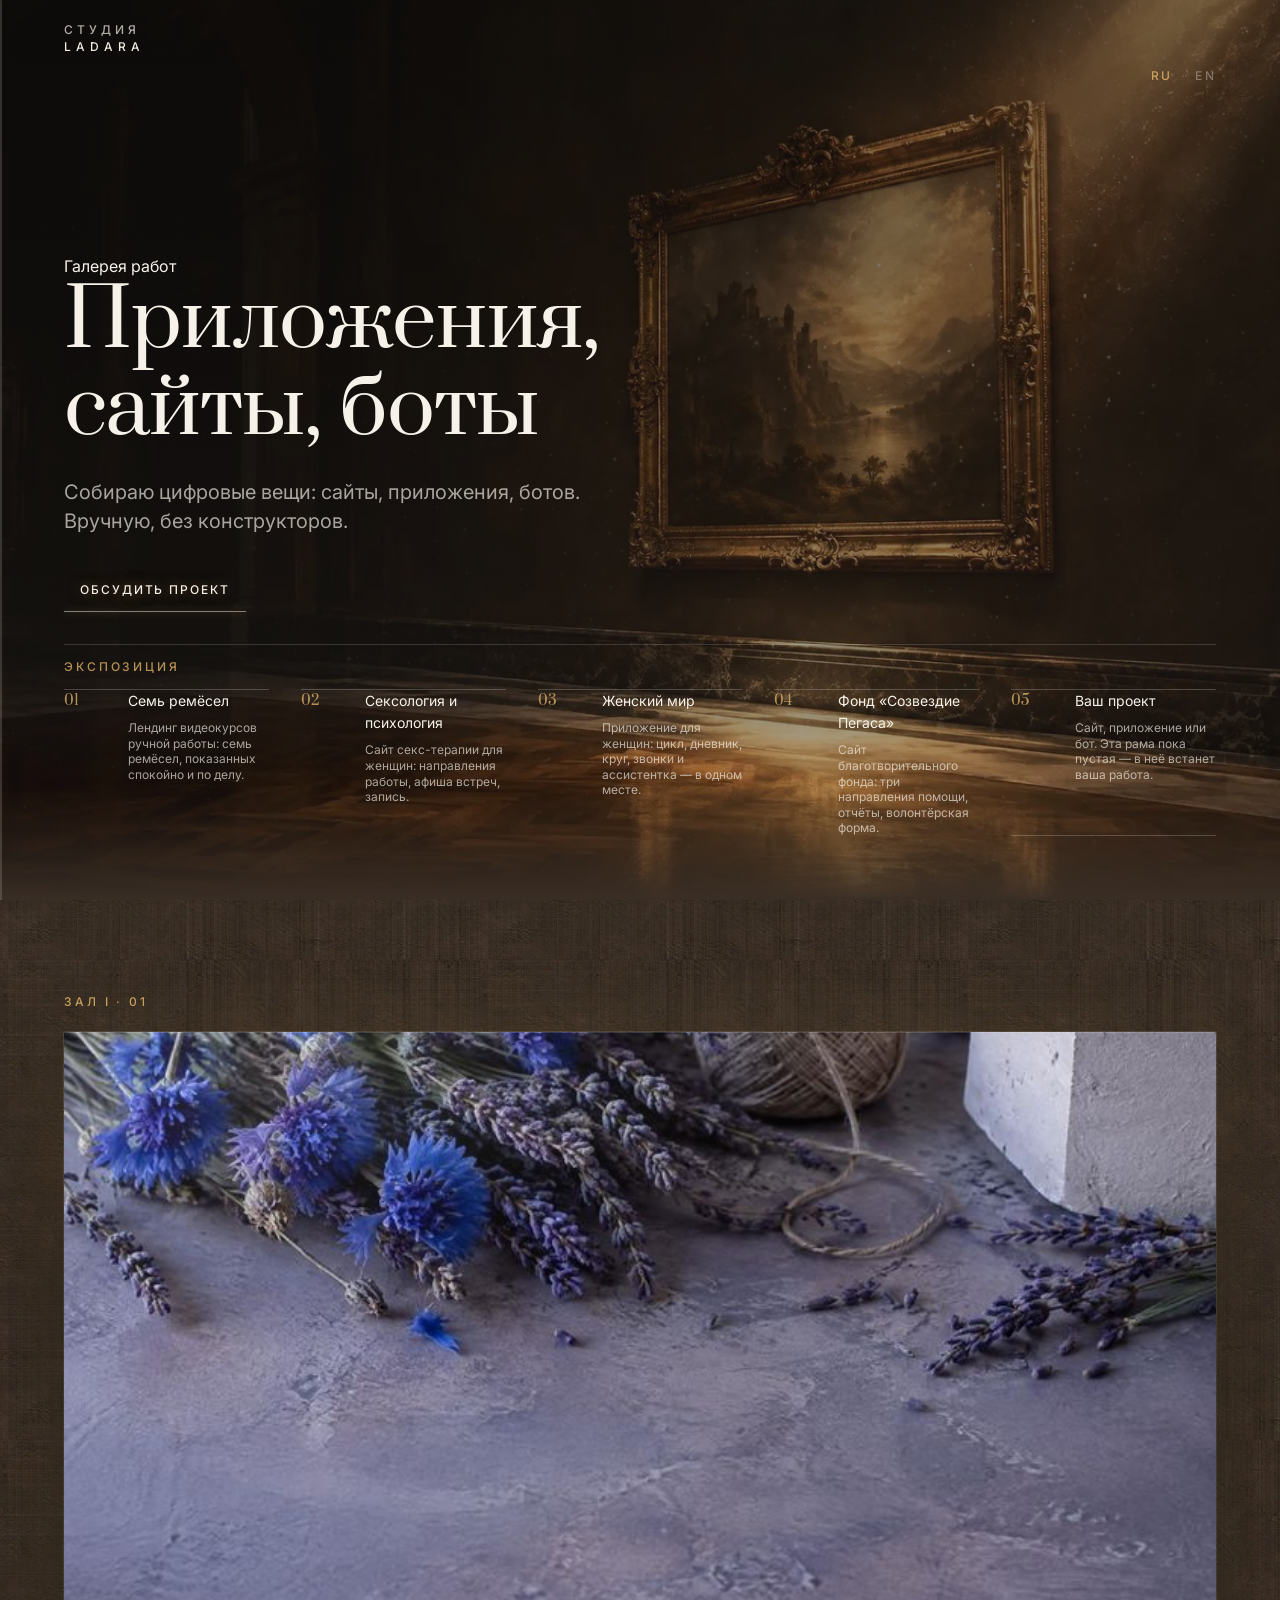
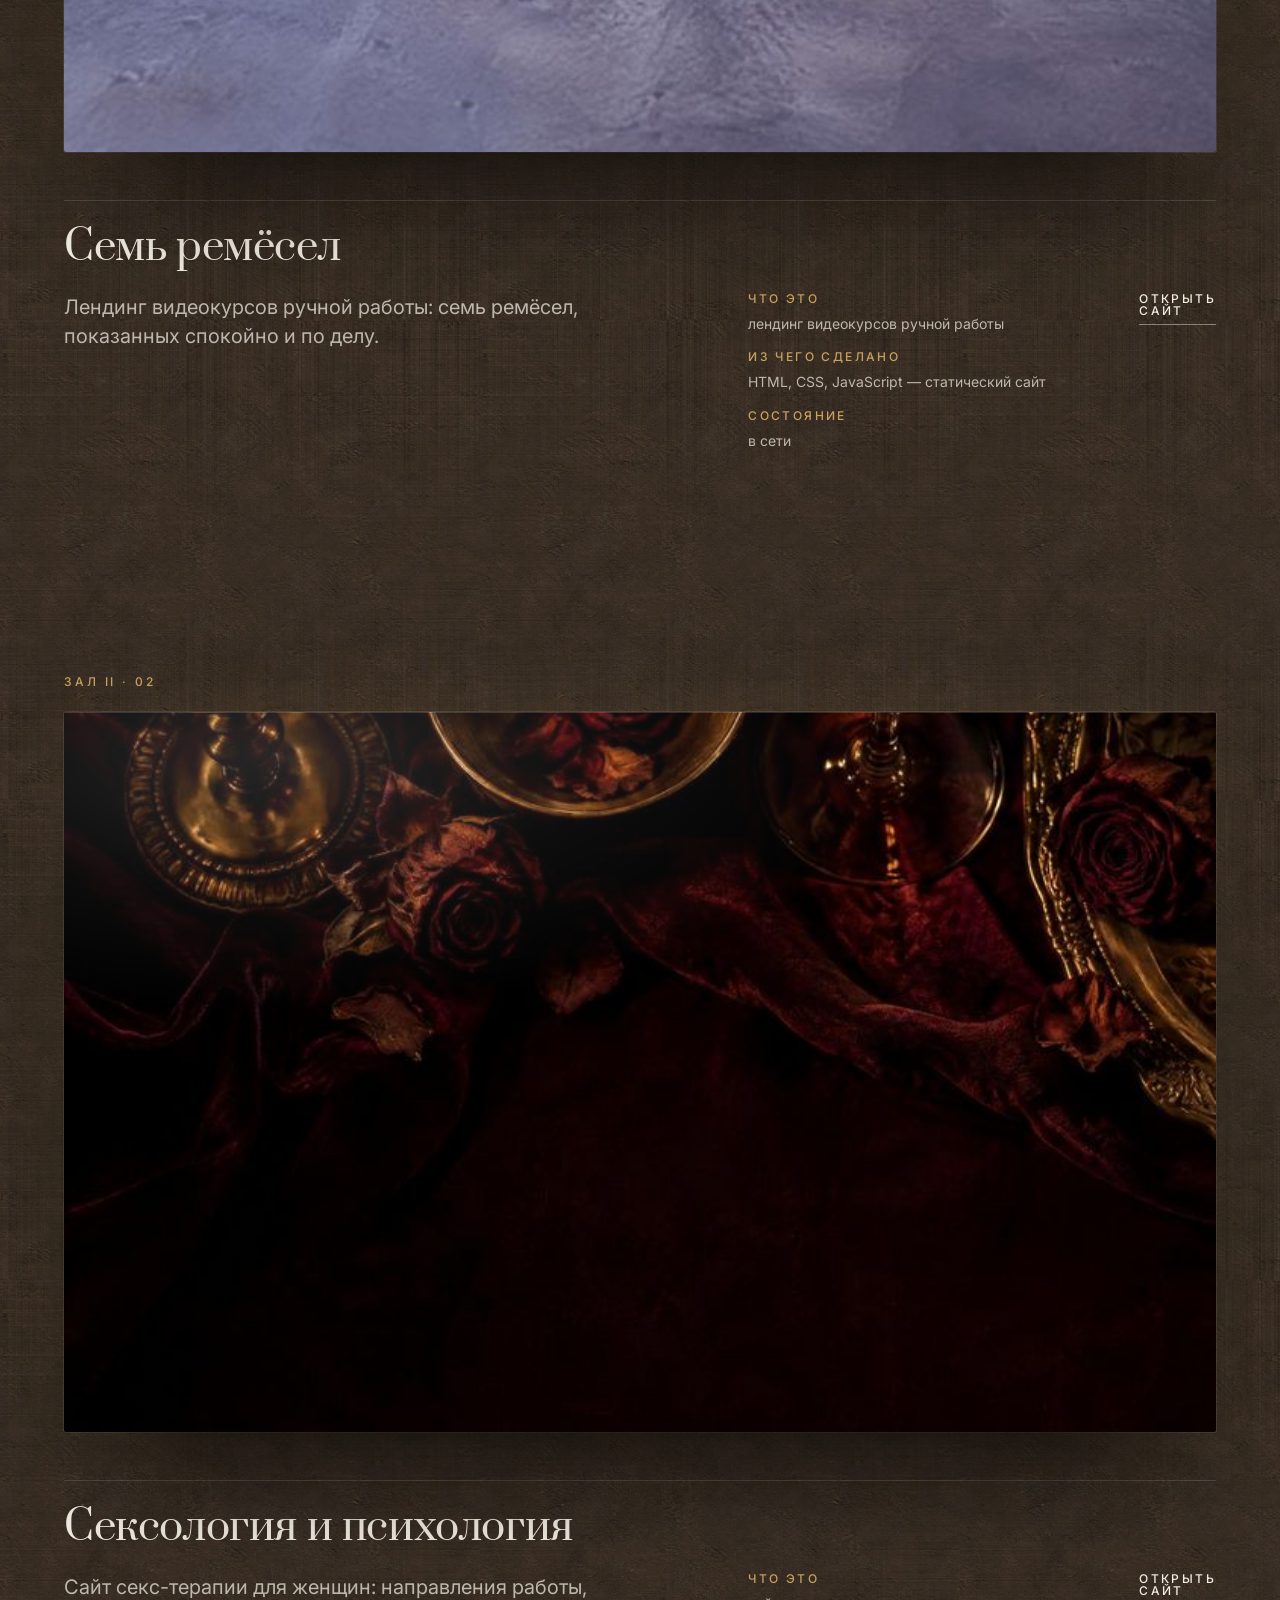
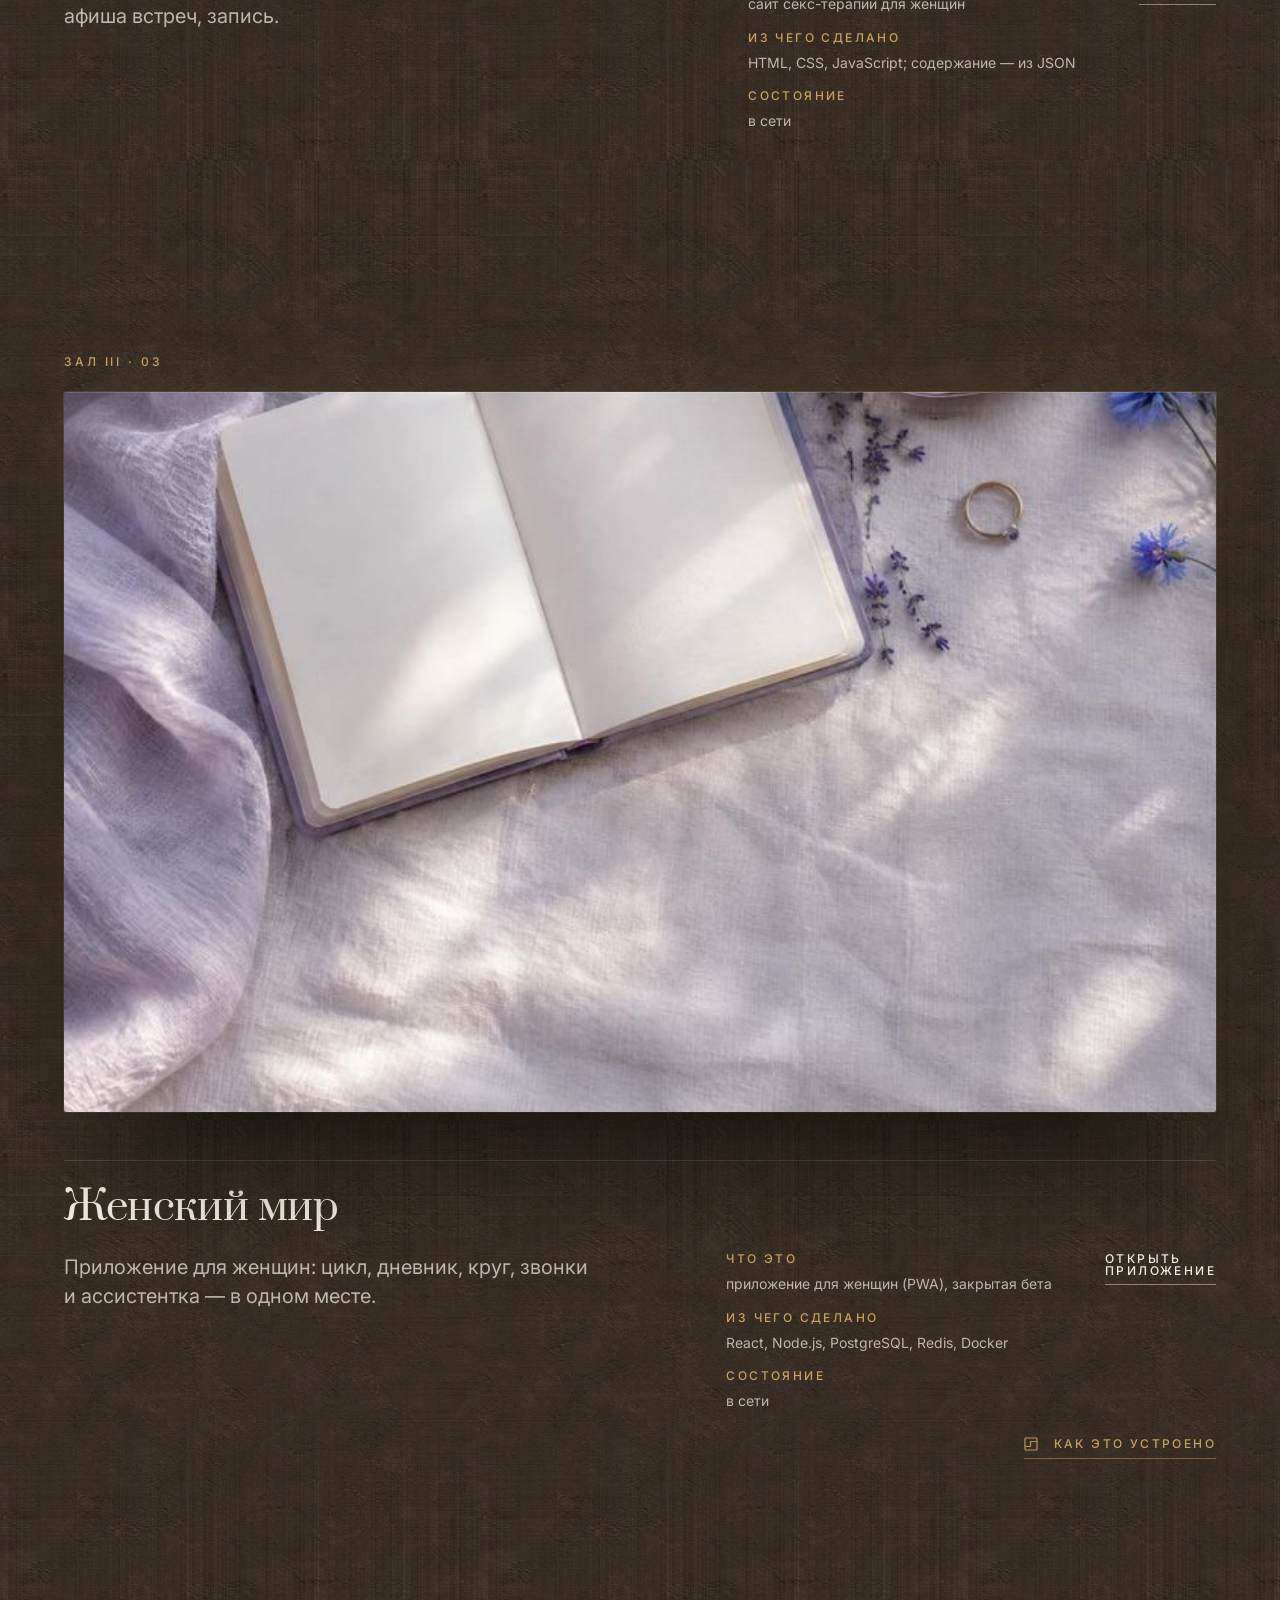
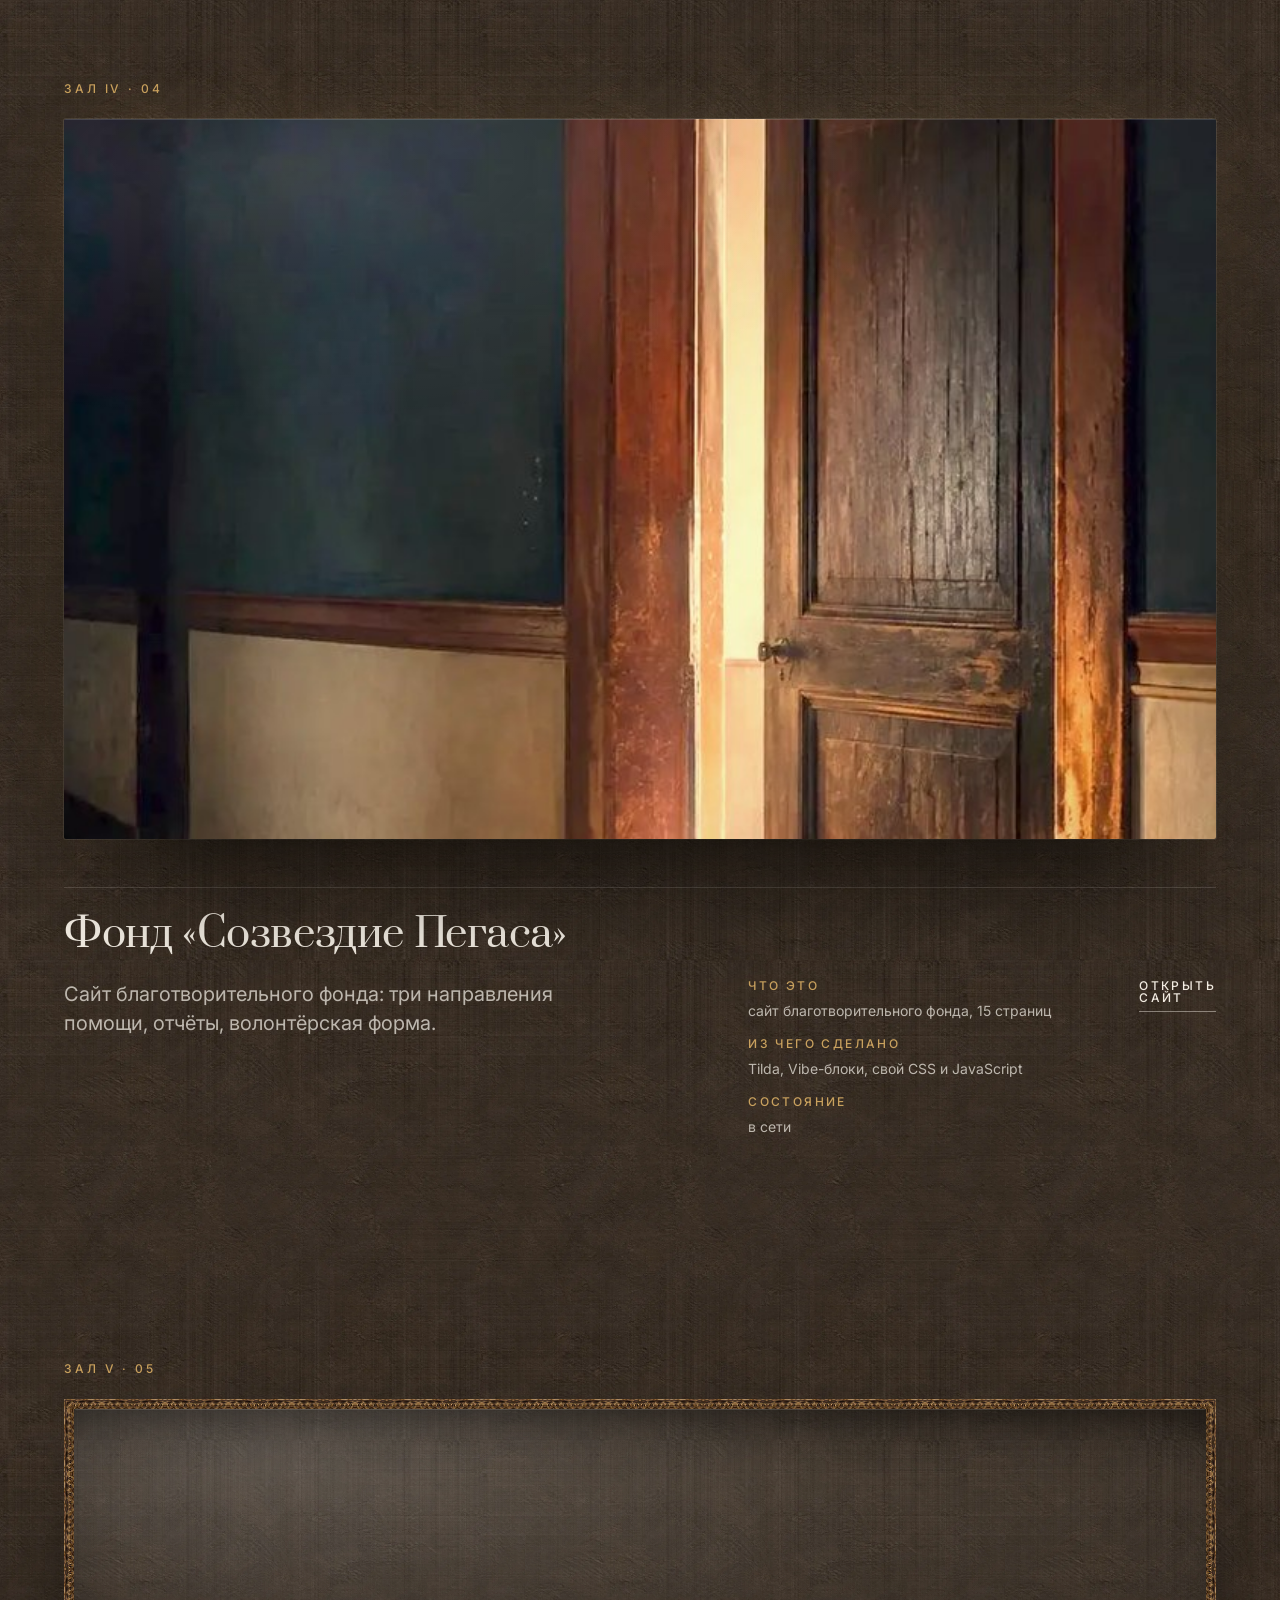
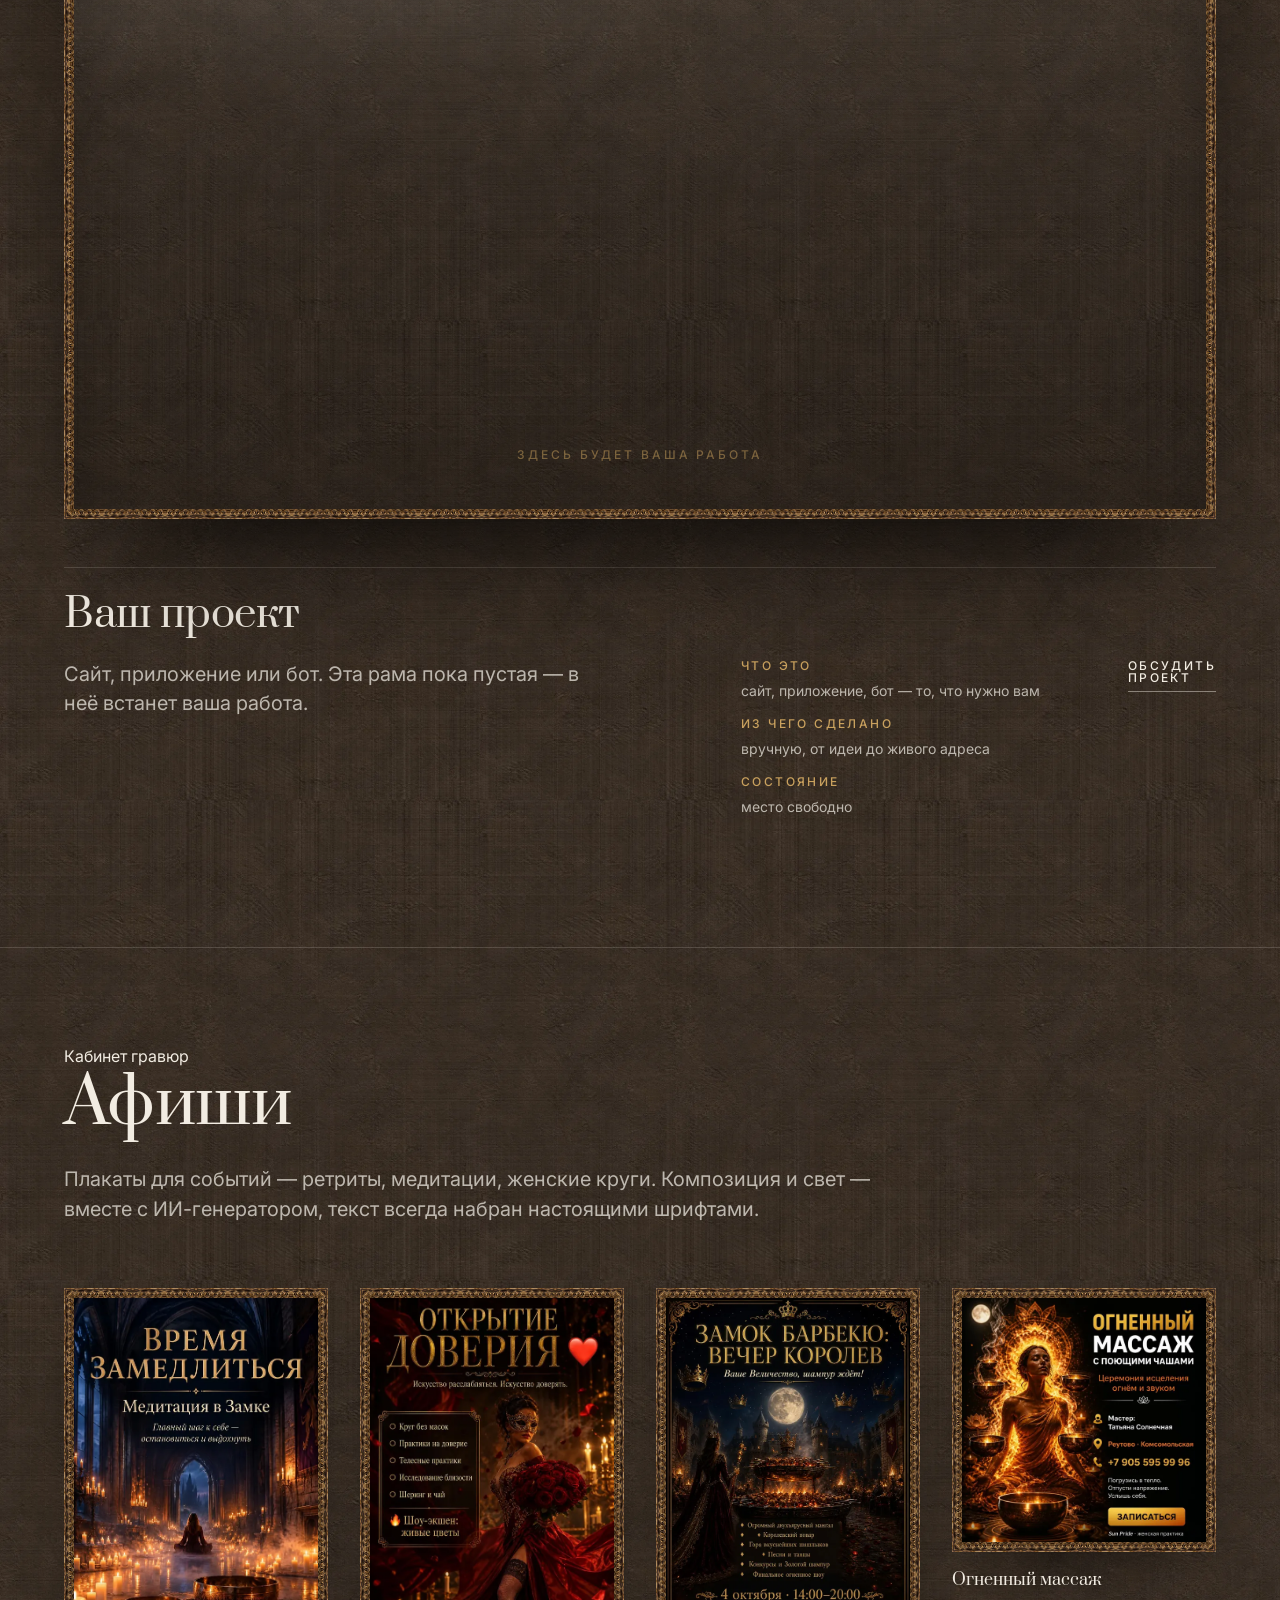
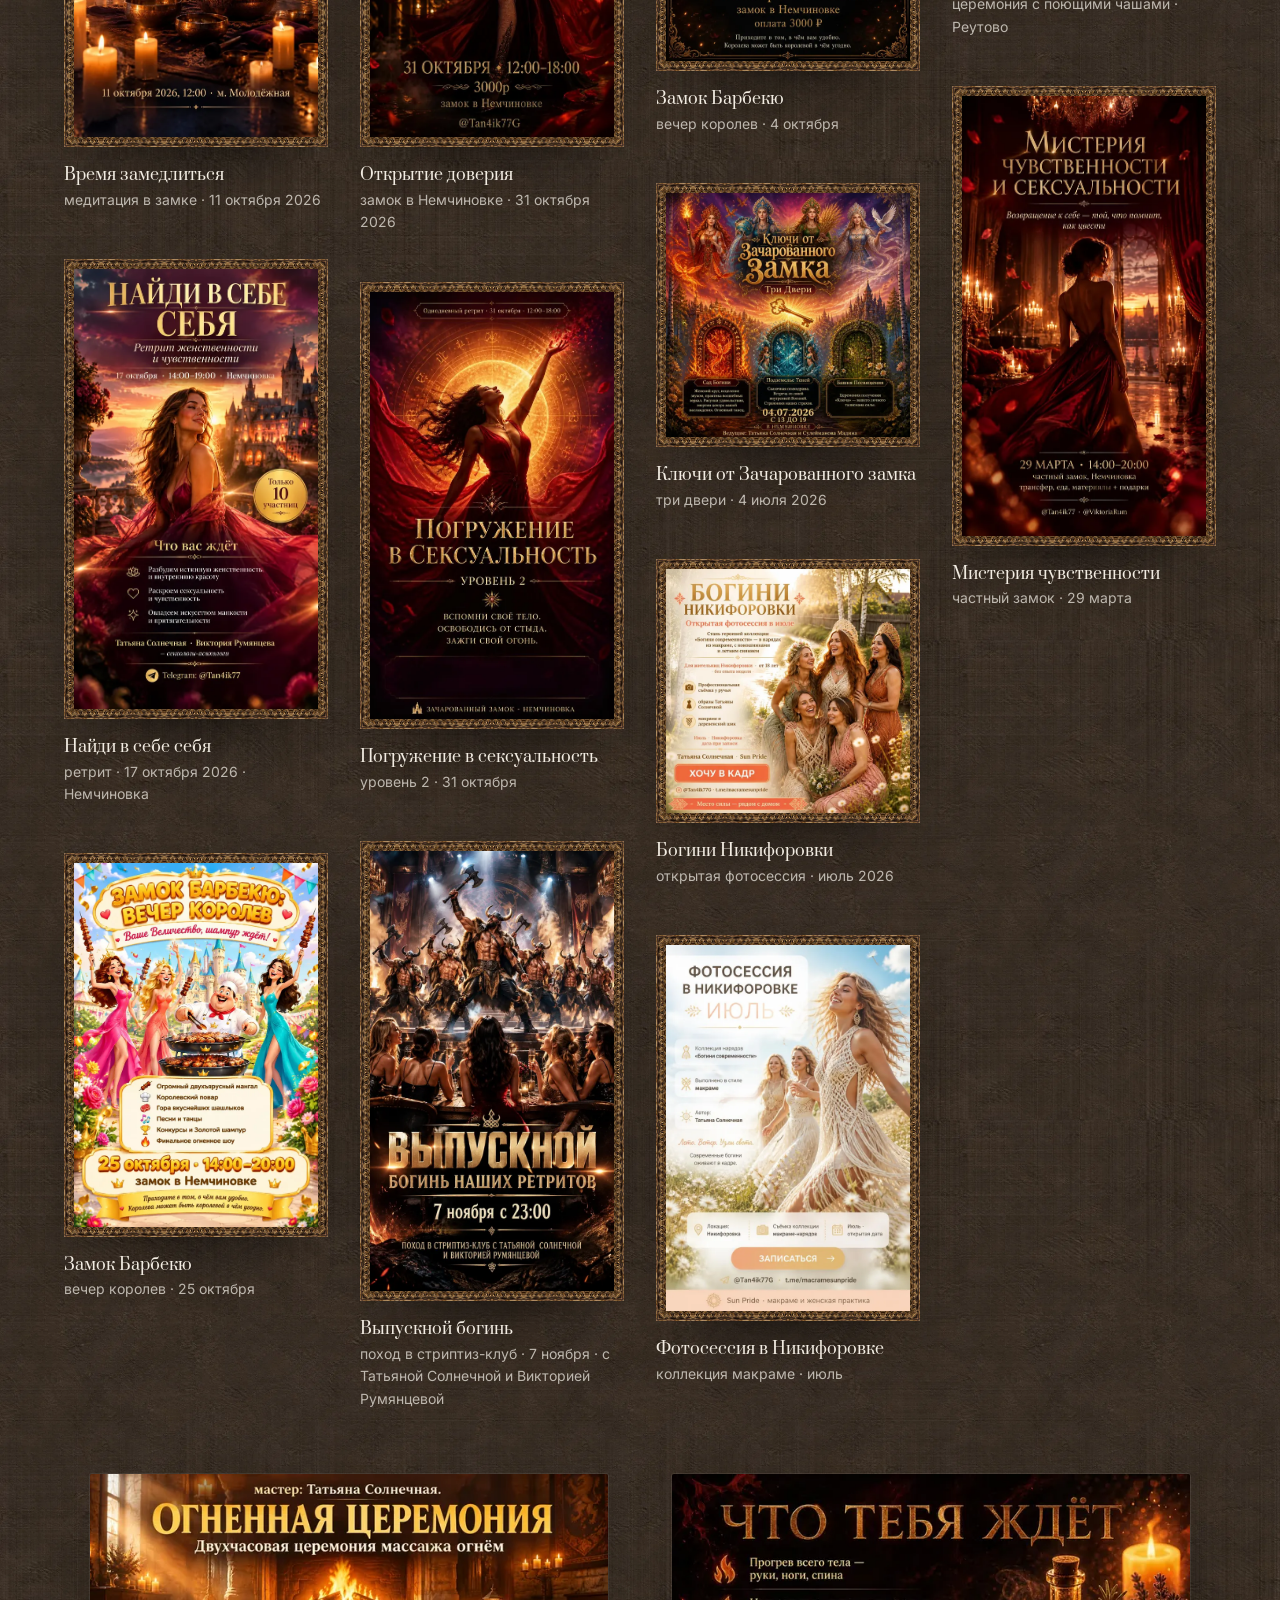
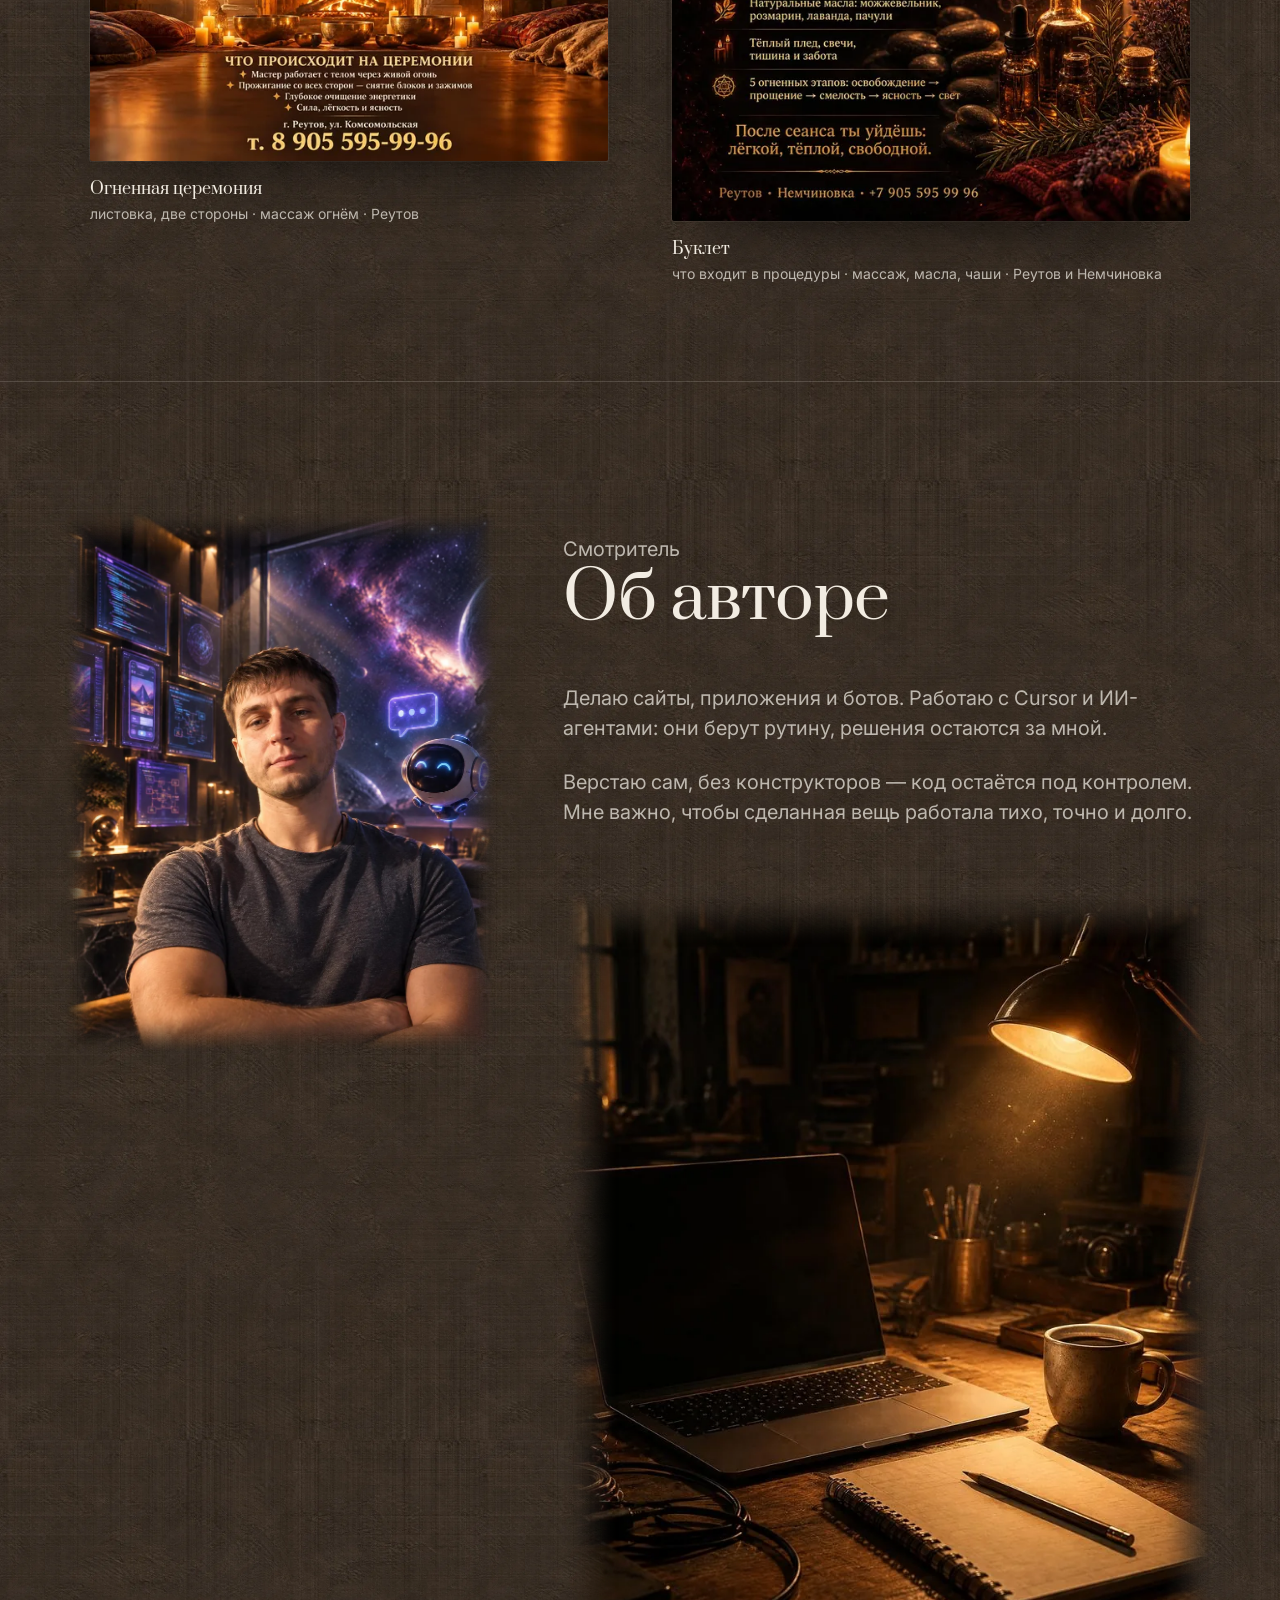
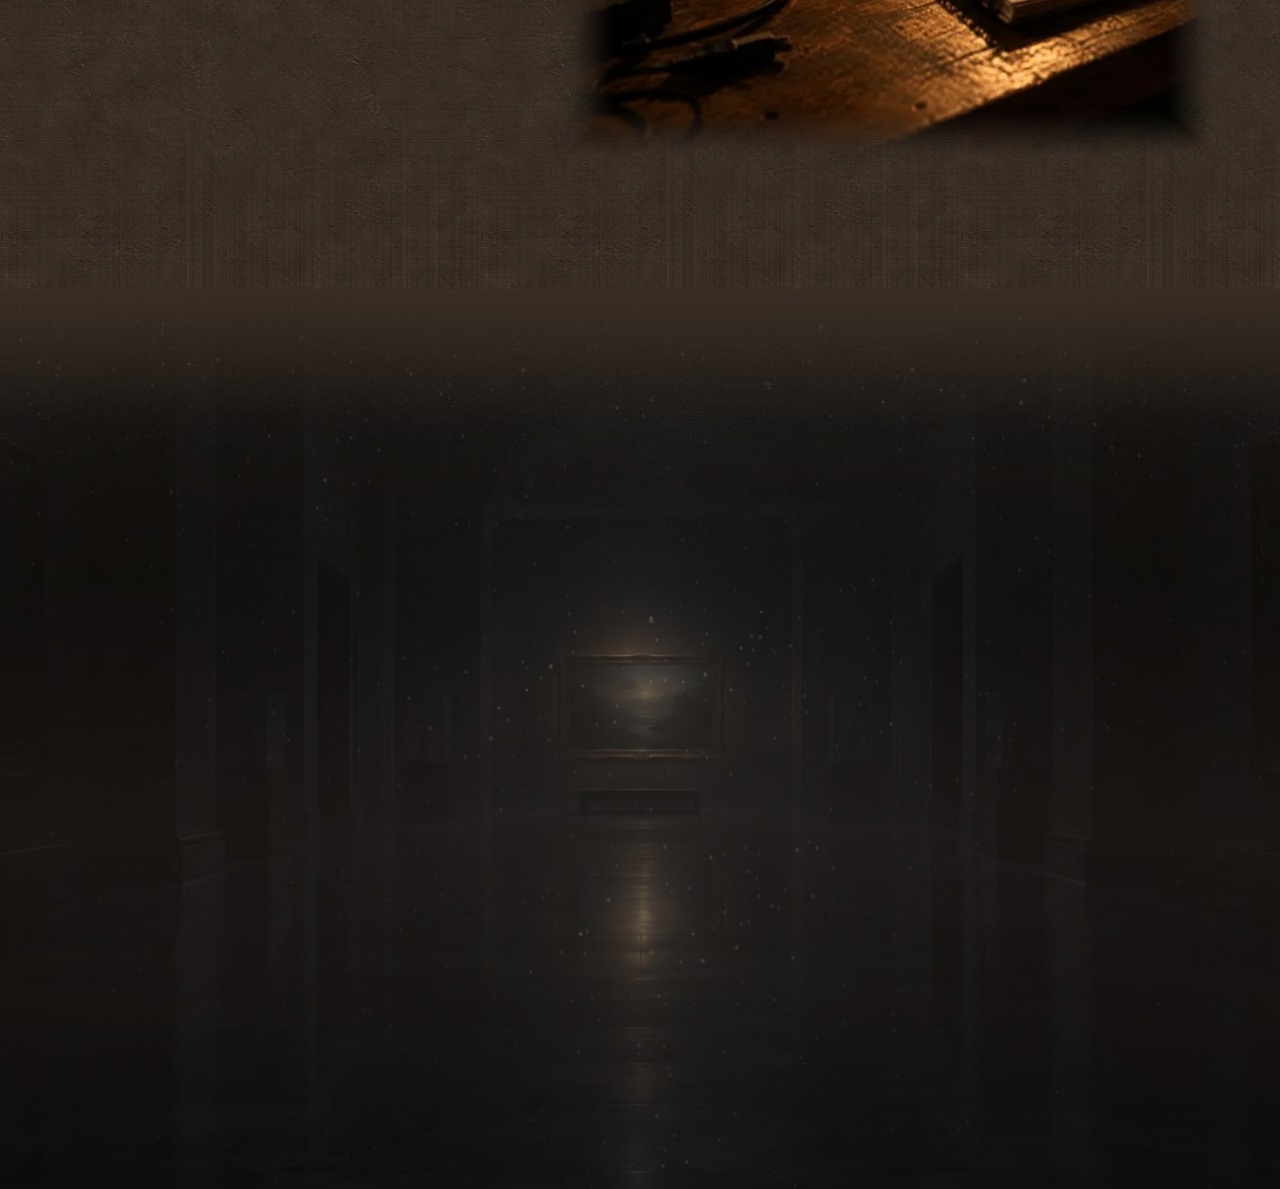
<file: index.html>
<!DOCTYPE html>
<html lang="ru">
<head>
<meta charset="utf-8">
<meta name="viewport" content="width=device-width, initial-scale=1">
<meta name="theme-color" content="#15120f">
<title>LADARA — работы: сайты, приложения, боты</title>
<meta name="description" content="Каталог работ студии LADARA: сайты, приложения и боты. Живые экспонаты — «Семь ремёсел», «Сексология и психология», «Женский мир», фонд «Созвездие Пегаса».">
<link rel="canonical" href="https://makaka119911-oss.github.io/ladara/">
<link rel="alternate" hreflang="ru" href="https://makaka119911-oss.github.io/ladara/">
<link rel="alternate" hreflang="en" href="https://makaka119911-oss.github.io/ladara/en/">
<link rel="alternate" hreflang="x-default" href="https://makaka119911-oss.github.io/ladara/">
<meta property="og:type" content="website">
<meta property="og:site_name" content="LADARA">
<meta property="og:title" content="LADARA — сайты, приложения и боты">
<meta property="og:description" content="Собираю сайты, приложения и чат-боты сам, без конструкторов. Работы можно рассмотреть вблизи — как в музее.">
<meta property="og:locale" content="ru_RU">
<meta property="og:url" content="https://makaka119911-oss.github.io/ladara/">
<meta property="og:image" content="https://makaka119911-oss.github.io/ladara/img/og-card.jpg">
<meta property="og:image:width" content="1200">
<meta property="og:image:height" content="630">
<meta name="twitter:card" content="summary_large_image">
<meta name="twitter:title" content="LADARA — сайты, приложения и боты">
<meta name="twitter:description" content="Собираю сайты, приложения и чат-боты сам, без конструкторов. Работы можно рассмотреть вблизи — как в музее.">
<meta name="twitter:image" content="https://makaka119911-oss.github.io/ladara/img/og-card.jpg">
<meta property="og:image:alt" content="Тёмный музейный зал: человек перед большой картиной в золотой раме, тёплый свет свечей">
<link rel="preconnect" href="https://fonts.googleapis.com">
<link rel="preconnect" href="https://fonts.gstatic.com" crossorigin>
<link href="https://fonts.googleapis.com/css2?family=Prata&family=Inter:wght@300;400;500;600&display=swap" rel="stylesheet">
<link rel="preload" as="image" href="img/hero-phone.webp?v=2" media="(max-width:1023px) and (orientation:portrait), (max-width:767px)">
<link rel="preload" as="image" href="img/hero-desk.webp" media="(min-width:768px) and (orientation:landscape), (min-width:1024px)">
<link rel="stylesheet" href="style.css?v=54">
</head>
<body>

<a class="brand" href="#top"><span>студия</span>LADARA</a>
<!-- Переключатель языка: русский основной, английский — тем же адресом с ?lang=en.
     Оформлен как подпись студии (вразрядку, мелкими), текущий язык подсвечен бронзой. -->
<nav class="lang" id="lang" aria-label="Язык">
  <a href="?lang=ru" data-lang="ru">RU</a><span aria-hidden="true">·</span><a href="?lang=en" data-lang="en">EN</a>
</nav>
<div class="rail" aria-hidden="true"><i id="railFill"></i></div>
<div class="counter"><b id="hallNum">Обложка</b><span id="hallTotal"></span></div>
<nav class="plan" id="plan" aria-label="План залов"></nav>

<!-- ОБЛОЖКА -->
<header class="cover" id="top">
  <div class="cover__media">
    <!-- Слой дыхания: фотография и пыль вместе очень медленно приближаются и отходят.
         Обёртка нужна, чтобы не трогать transform самой картинки (там параллакс) и не сдвигать
         ::after медиа-слоя — им гасится край в тон стены, и его сдвиг обнажил бы полосу на стыке. -->
    <div class="cover__drift">
      <picture>
        <source media="(min-width:768px) and (orientation:landscape), (min-width:1024px)" srcset="img/hero-desk.webp">
        <img src="img/hero-phone.webp?v=2" alt="Тёмный музейный зал: золочёная рама в луче света, тёплый отблеск на паркете" fetchpriority="high">
      </picture>
      <!-- пыль в свете зала: рисуется из data.js (блок effects), без неё страница выглядит как раньше -->
      <canvas id="coverDust" aria-hidden="true"></canvas>
    </div>
  </div>
  <div class="cover__inner">
    <div class="cover__lead">
      <p class="eyebrow" id="coverKicker">Каталог работ</p>
      <h1 id="coverTitle">Сайты, приложения,<br>боты</h1>
      <p class="cover__offer" id="coverOffer"></p>
      <a class="cta main-cta" href="https://t.me/LADAR888" target="_blank" rel="noopener" id="coverCta">Обсудить проект</a>
    </div>
    <!-- перечень работ: виден сразу, без прокрутки -->
    <nav class="index" id="coverIndex" aria-label="Работы"></nav>
  </div>
</header>

<!-- РАЗВОРОТЫ: рисуются из data.js -->
<main id="spreads"></main>

<noscript>
  <section class="spread"><p class="label__title">Экспонаты: Семь ремёсел · Сексология и психология · Женский мир</p></section>
</noscript>

<!-- ПЕЧАТНЫЕ РАБОТЫ -->
<section class="posters" id="posters">
  <div class="posters__inner">
    <p class="eyebrow rv" id="postersKicker" style="--rv-d:0ms"></p>
    <h2 class="rv" id="postersTitle" style="--rv-d:60ms"></h2>
    <p class="posters__lead rv" id="postersLead" style="--rv-d:120ms"></p>
    <div class="posters__wall" id="postersWall"></div>
    <div id="posterLeaflet"></div>
  </div>
</section>

<!-- МАСТЕР -->
<section class="about" id="about">
  <div class="about__inner">
    <figure class="about__photo rv" style="--rv-d:0ms">
      <img id="authorPhoto" src="img/autor.webp?v=2" alt="Портрет автора" loading="lazy">
    </figure>
    <div class="about__text rv" style="--rv-d:120ms">
      <p class="eyebrow" id="aboutKicker">Смотритель</p>
      <h2 id="aboutTitle">Об авторе</h2>
      <div id="aboutBody"></div>
      <figure class="about__workshop rv" style="--rv-d:200ms">
        <img id="authorWorkshop" src="img/about-workshop.webp?v=2" alt="Рабочий стол в мастерской" loading="lazy">
      </figure>
    </div>
  </div>
</section>

<!-- КОЛОФОН -->
<footer class="colophon" id="contact">
  <div class="colophon__media"><img src="img/outro.jpg" alt="Пустой зал музея с тёплым светом" loading="lazy">
    <!-- пыль в свете: та же, что на обложке — вошли в зал и вышли из зала -->
    <canvas id="colophonDust" aria-hidden="true"></canvas></div>
  <div class="colophon__inner rv">
    <p class="eyebrow" id="outroKicker">Конец экспозиции</p>
    <h2 id="outroTitle">Нужно похожее?</h2>
    <p class="colophon__lead" id="outroText"></p>

    <div class="colophon__cols rv" style="--rv-d:160ms">
      <div>
        <p class="colophon__k">Связаться</p>
        <p><a class="cta" href="https://t.me/LADAR888" target="_blank" rel="noopener" id="contactTg">@LADAR888</a></p>
        <p><a class="cta" href="mailto:makaka119911@gmail.com" id="contactMail">makaka119911@gmail.com</a></p>
      </div>
      <div>
        <p class="colophon__k">Студия</p>
        <p class="colophon__v">LADARA</p>
        <p class="colophon__v" id="colophonYear"></p>
      </div>
      <div>
        <p class="colophon__k">Экспонатов</p>
        <p class="colophon__v" id="colophonCount"></p>
      </div>
    </div>
    <p class="colophon__note" id="outroNote"></p>
  </div>
</footer>

<!-- РАССМАТРИВАНИЕ -->
<div class="viewer" id="viewer" hidden>
  <button class="viewer__close" id="viewerClose" aria-label="Закрыть">✕</button>
  <button class="viewer__nav viewer__nav--prev" id="viewerPrev" aria-label="Предыдущий">‹</button>
  <button class="viewer__nav viewer__nav--next" id="viewerNext" aria-label="Следующий">›</button>
  <div class="viewer__stage" id="viewerStage">
    <div class="viewer__art" id="viewerArt"></div>
  </div>
  <div class="viewer__foot">
    <p class="viewer__caption" id="viewerCaption"></p>
    <div class="viewer__info" id="viewerInfo"></div>
    <p class="viewer__hint" id="viewerHint"></p>
  </div>
</div>

<!-- ЧЕРТЁЖ: схема «как это устроено». Отдельный слой поверх зала, потому что у схемы своя подача
     (светлая тема, свои цвета) — это чужой язык рядом с тёмным музеем, в разворот её не ставим.
     Файл ~750 КБ, поэтому адрес подставляется и грузится только при открытии. -->
<div class="scheme" id="scheme" hidden>
  <div class="scheme__head">
    <p class="scheme__cap" id="schemeCap"></p>
    <a class="cta scheme__open" id="schemeOpen" href="#" target="_blank" rel="noopener">Открыть в новой вкладке</a>
  </div>
  <div class="scheme__stage"><iframe id="schemeFrame" title="Схема устройства" loading="lazy"></iframe></div>
  <button class="scheme__close" id="schemeClose" aria-label="Закрыть чертёж">✕</button>
</div>

<script src="data.js?v=21"></script>
<script src="script.js?v=41"></script>
<script src="dust.js?v=3"></script>
</body>
</html>
</file>
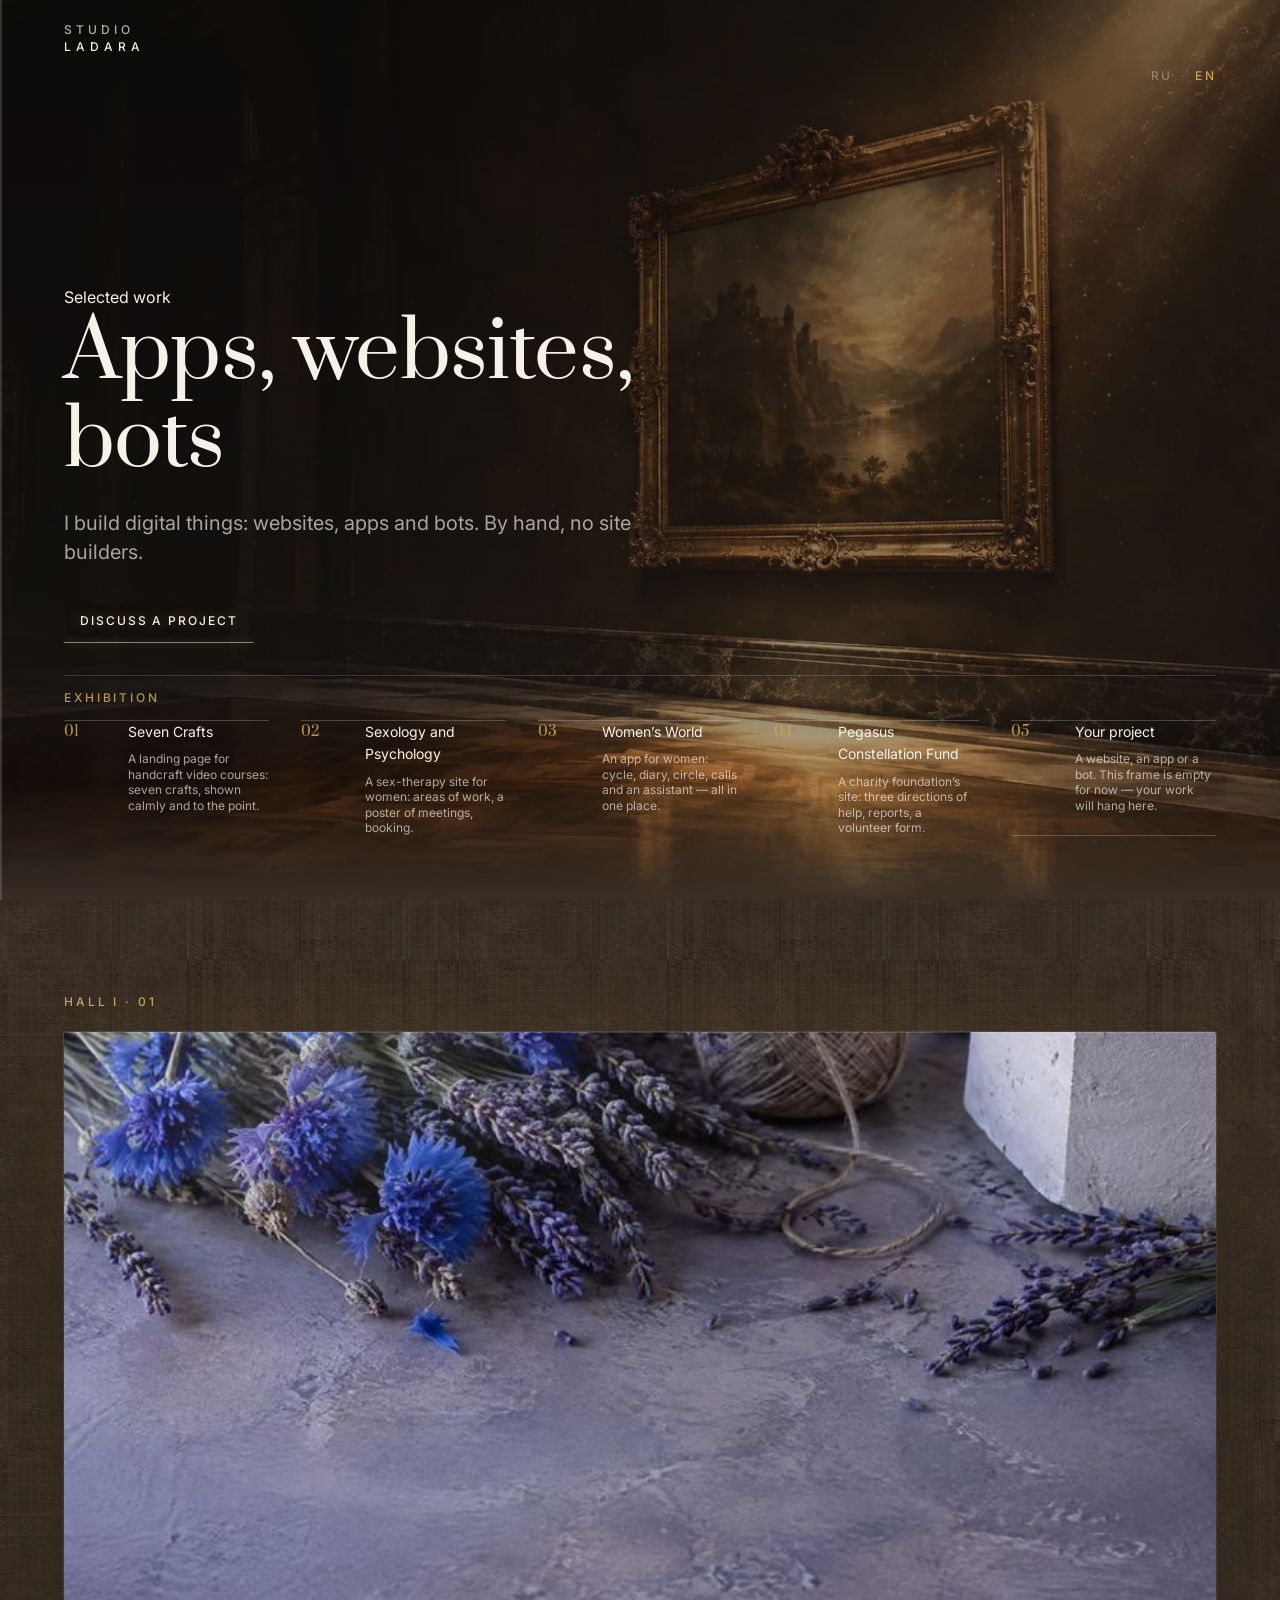
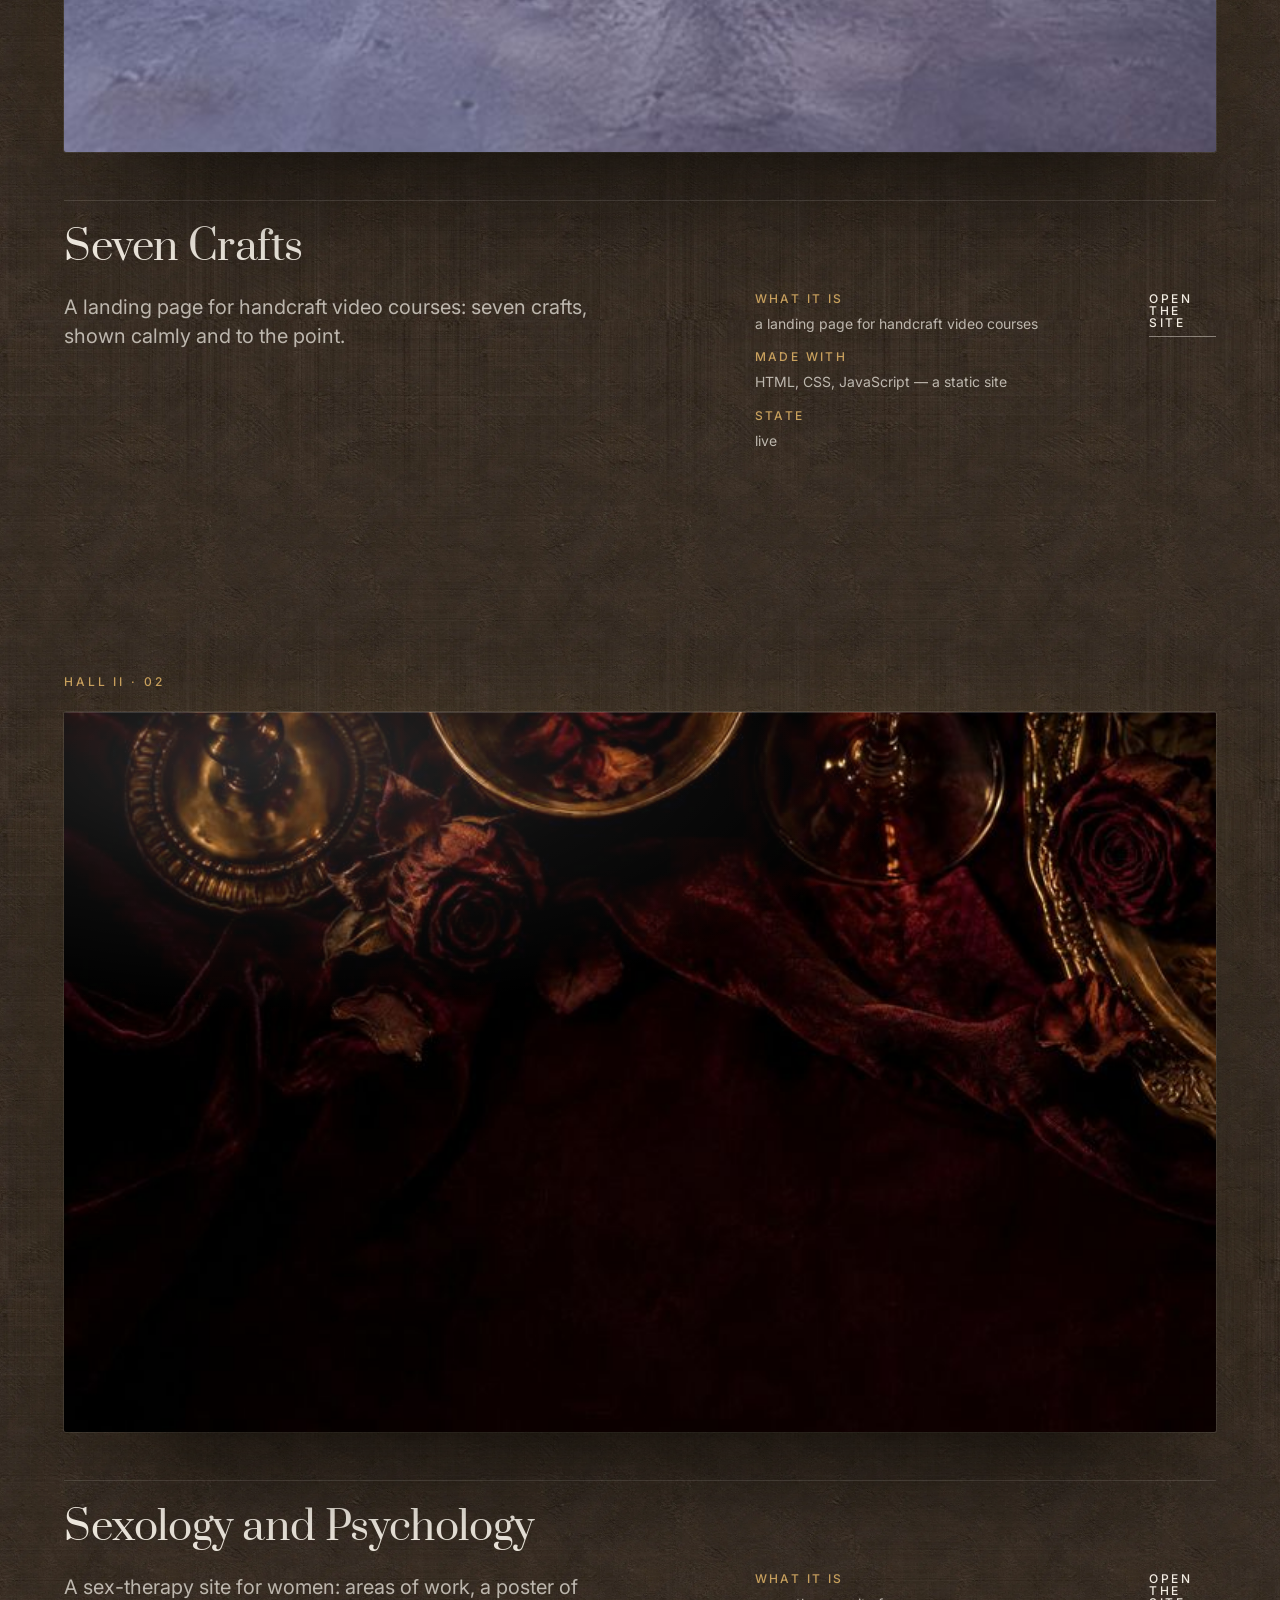
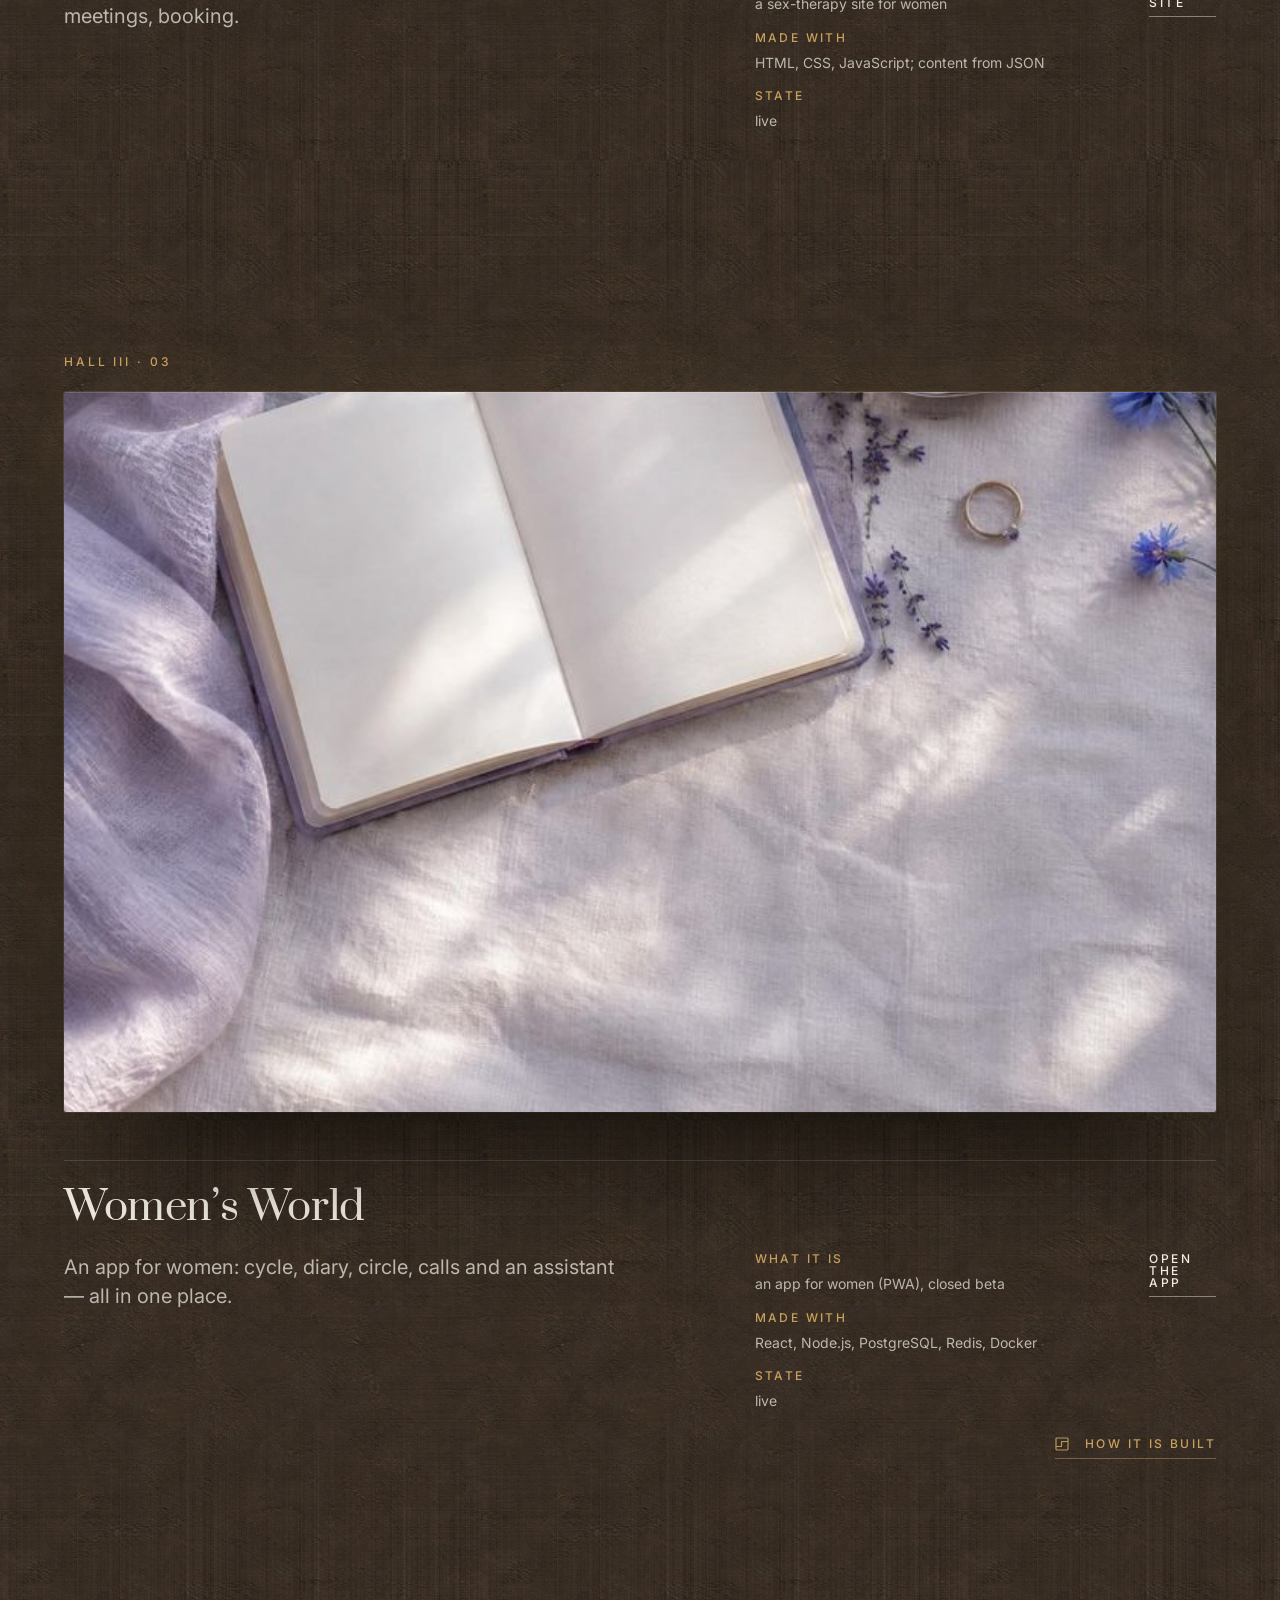
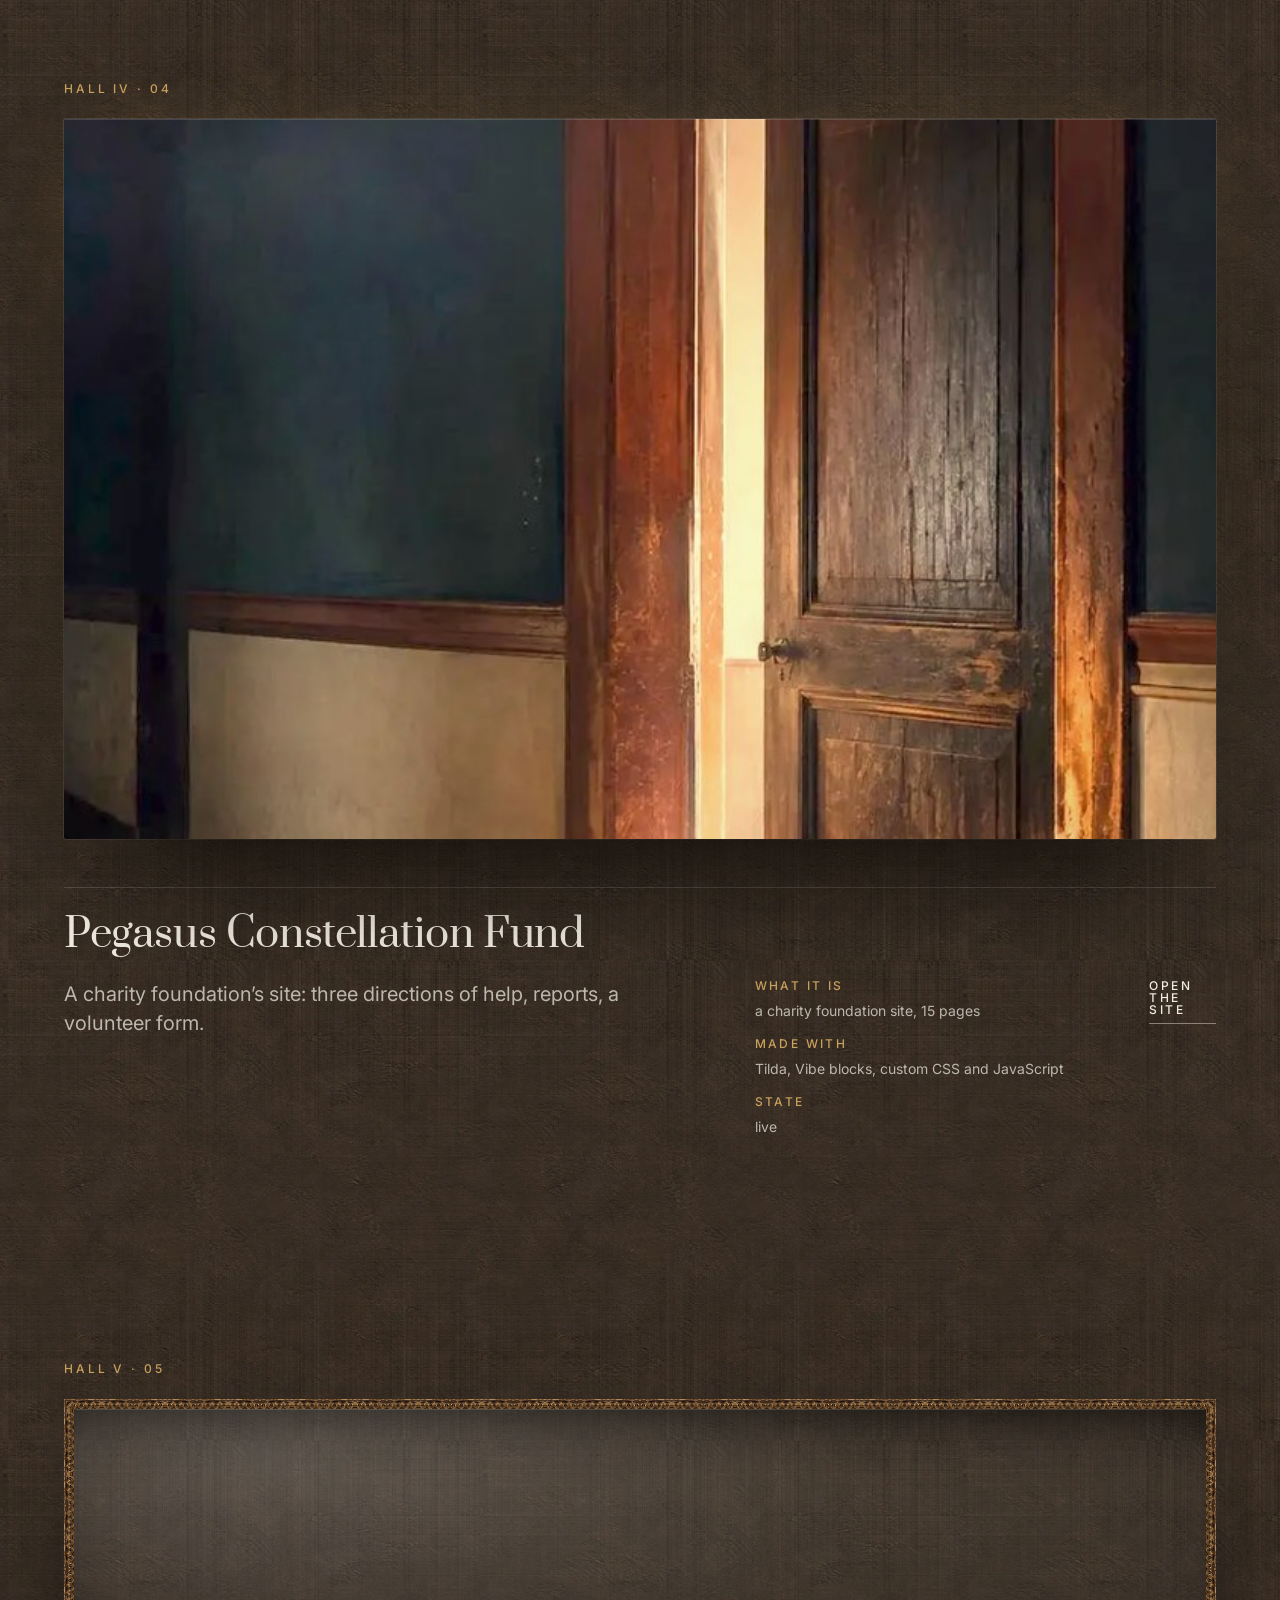
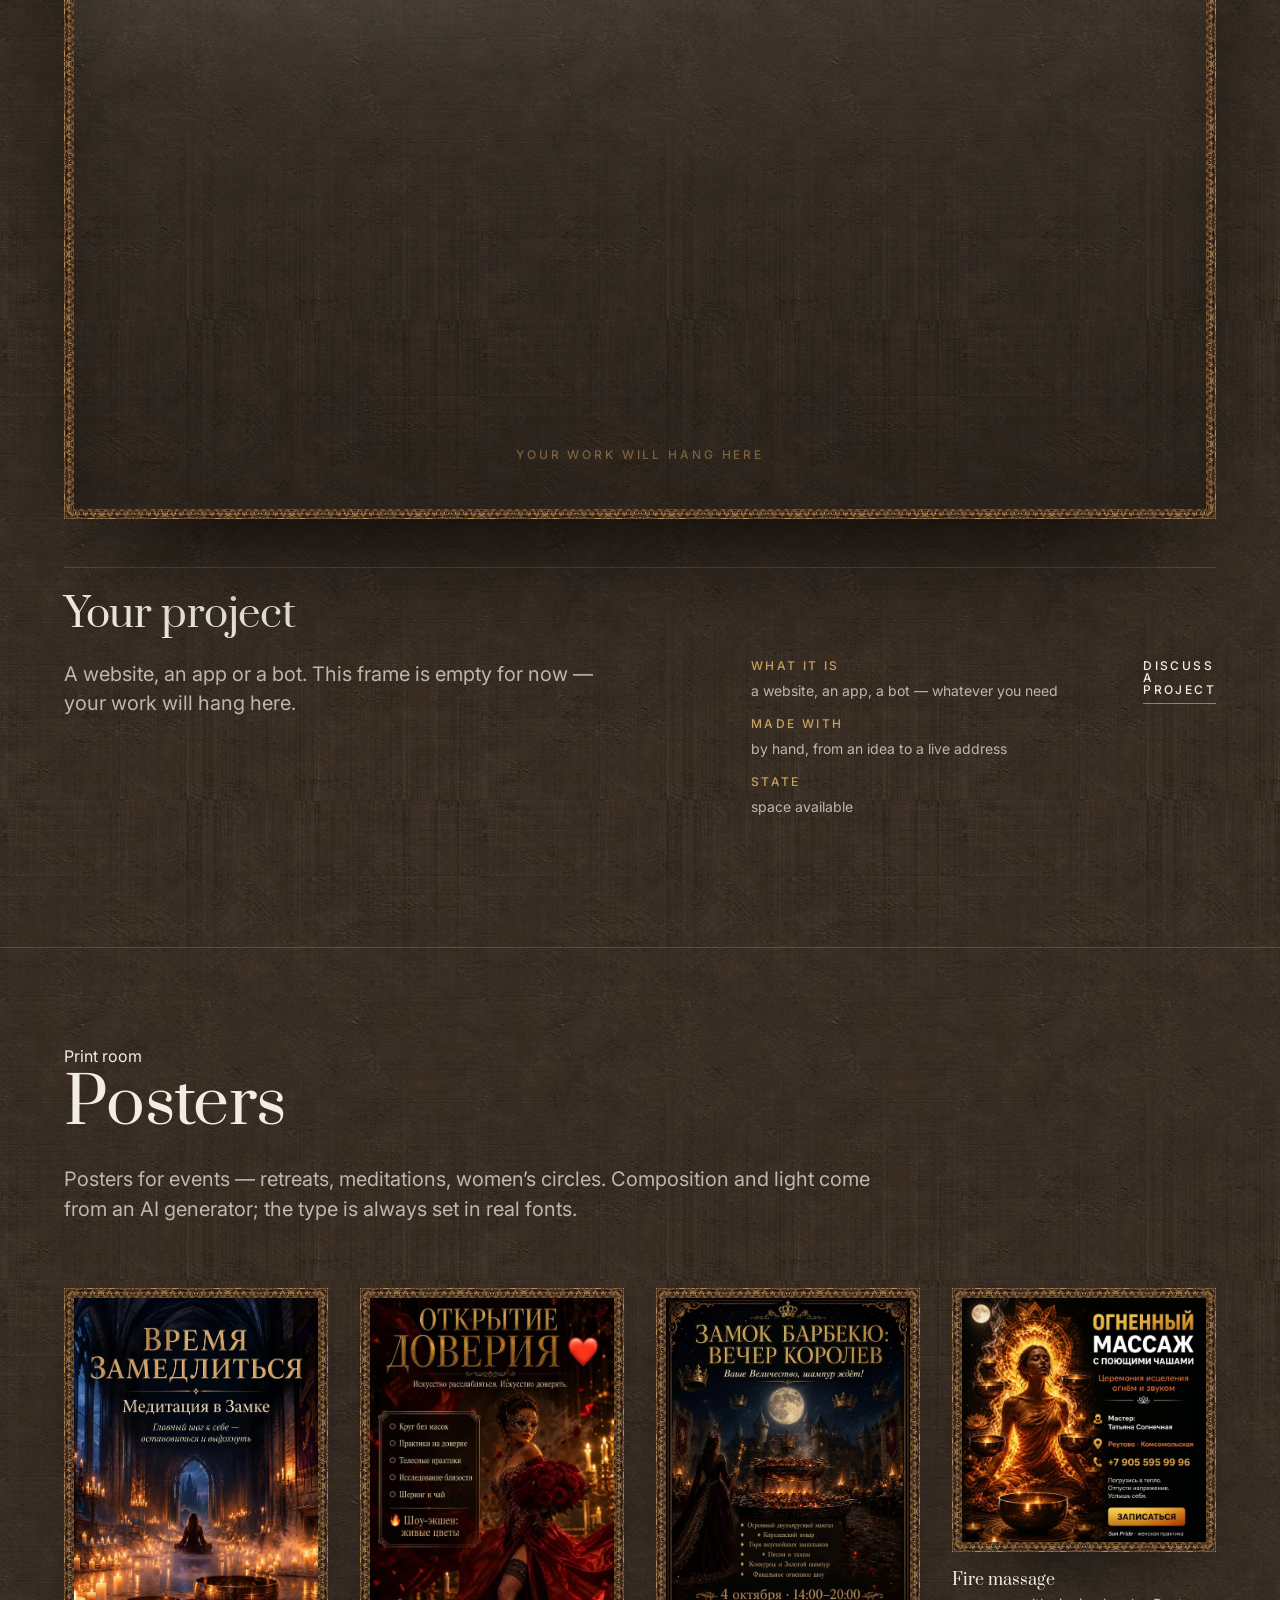
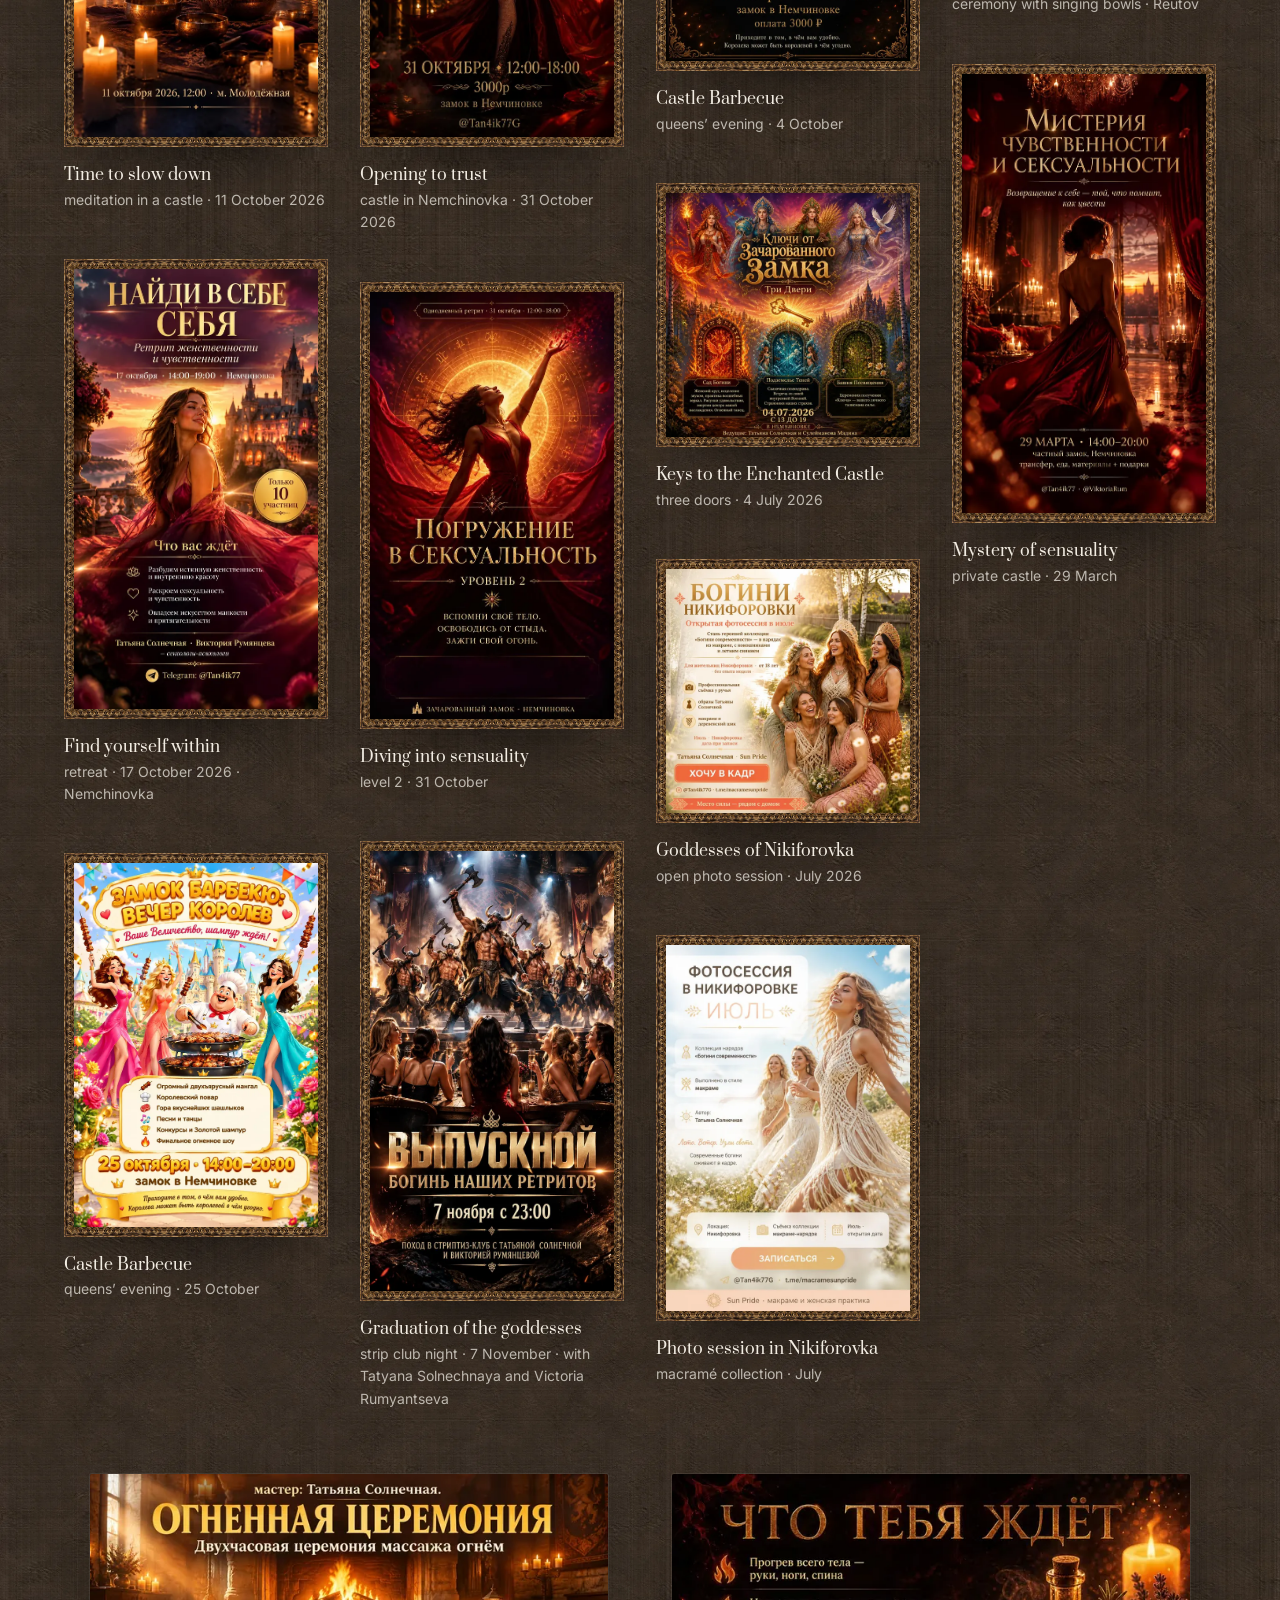
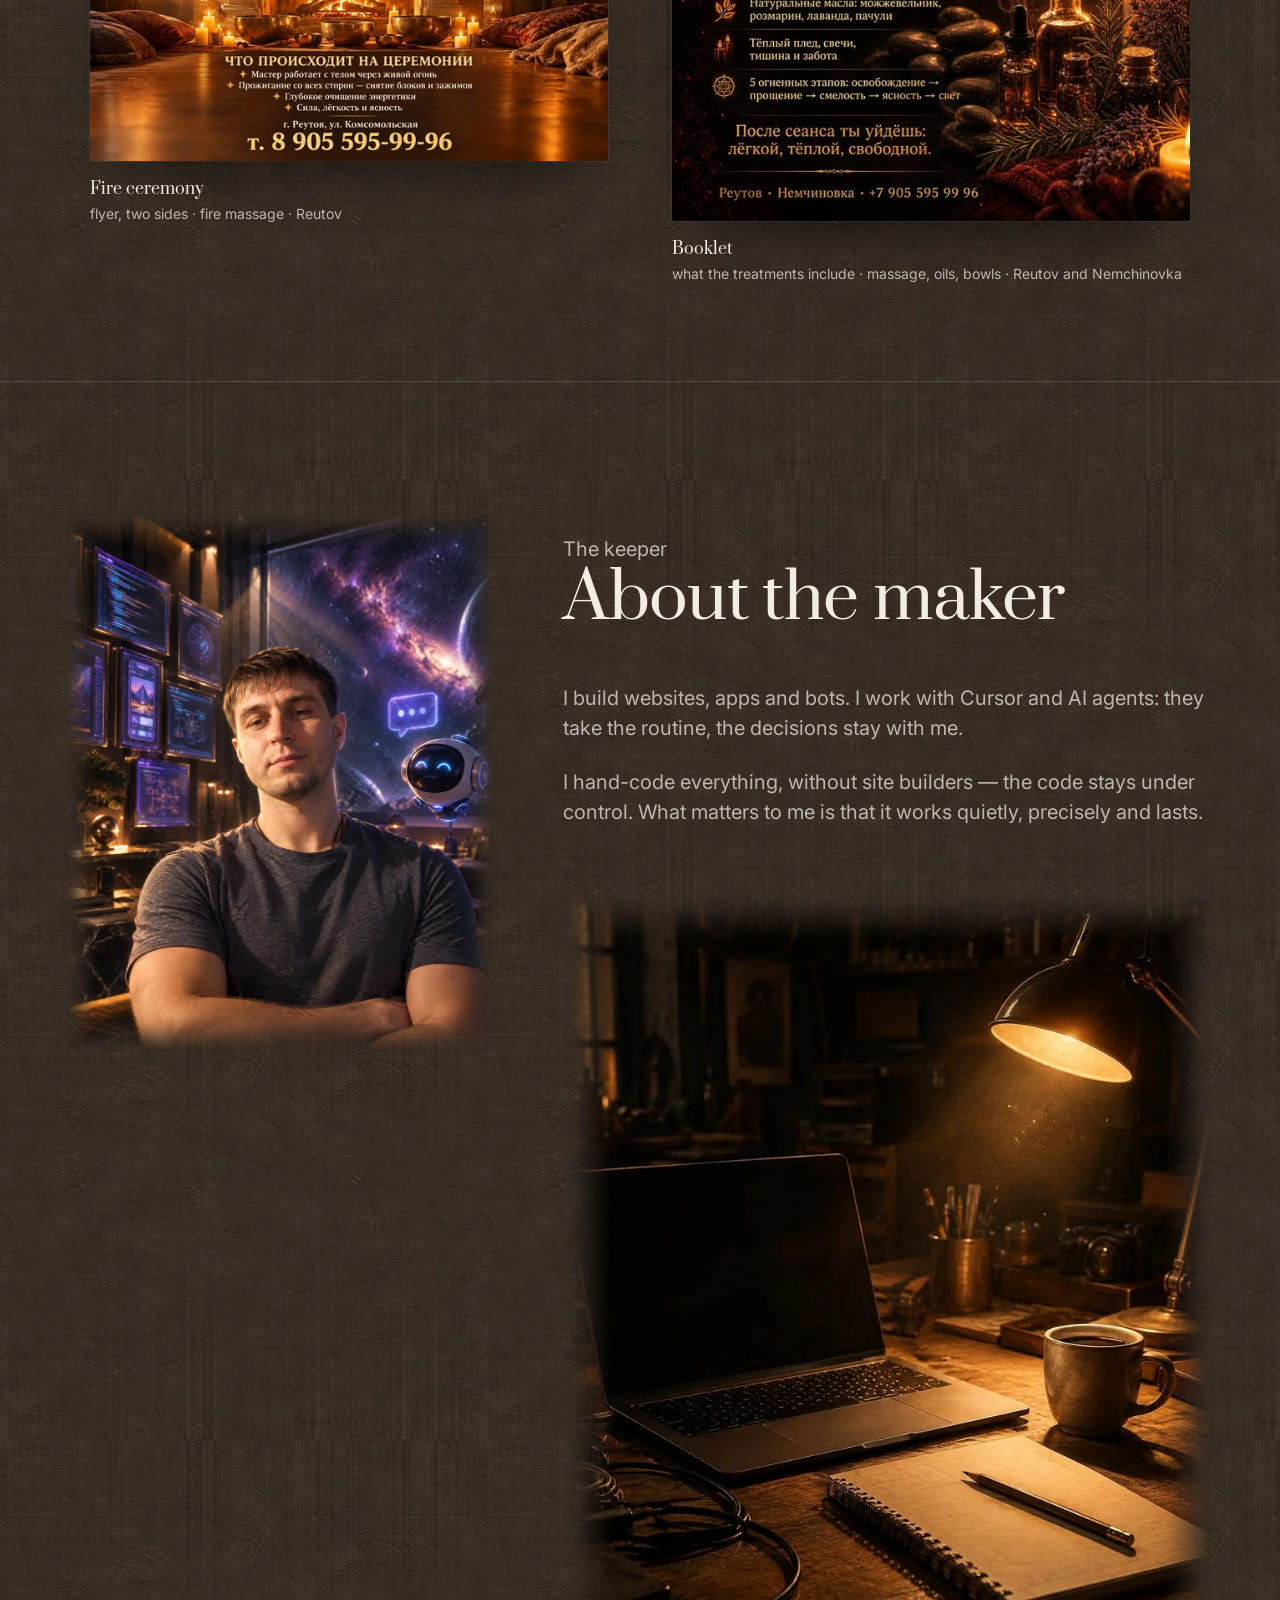
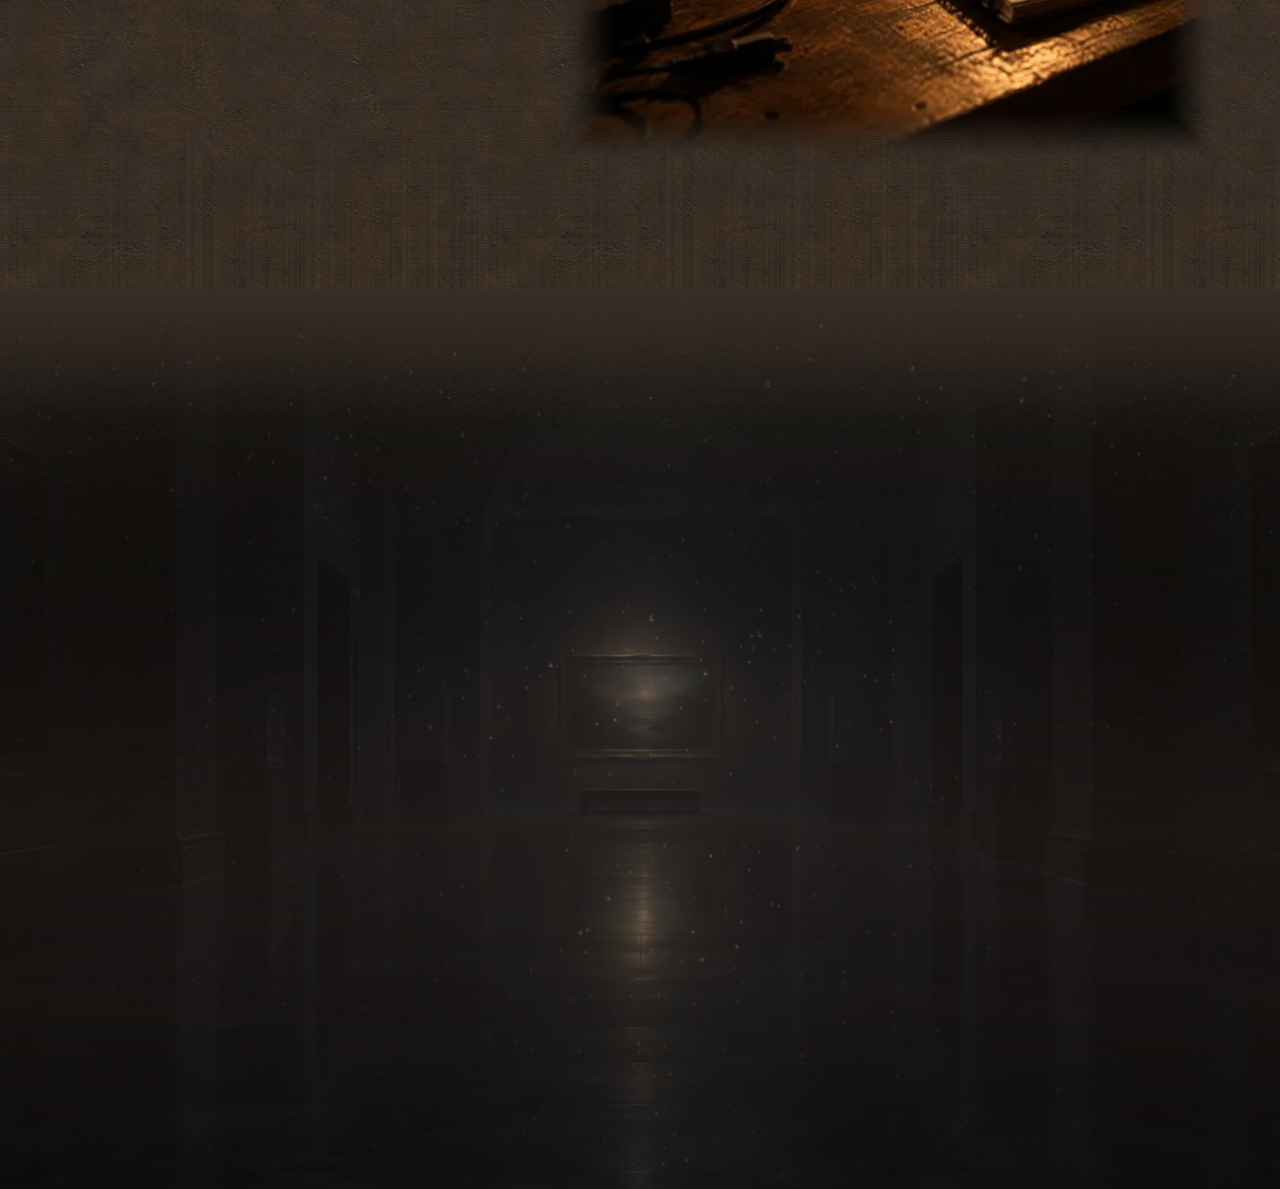
<file: en/index.html>
<!DOCTYPE html>
<html lang="en">
<head>
<meta charset="utf-8">
<base href="../">
<meta name="viewport" content="width=device-width, initial-scale=1">
<meta name="theme-color" content="#15120f">
<title>LADARA — websites, apps and bots</title>
<meta name="description" content="Studio LADARA: websites, apps and bots. Live exhibits — Seven Crafts, Sexology and Psychology, Women’s World.">
<meta property="og:type" content="website">
<meta property="og:site_name" content="LADARA">
<meta property="og:title" content="LADARA — websites, apps and bots">
<meta property="og:description" content="I build websites, apps and chat bots myself, without site builders. The works can be examined up close — like in a museum.">
<meta property="og:locale" content="en_US">
<meta property="og:url" content="https://makaka119911-oss.github.io/ladara/en/">
<meta property="og:image" content="https://makaka119911-oss.github.io/ladara/img/og-card-en.jpg">
<meta property="og:image:width" content="1200">
<meta property="og:image:height" content="630">
<meta name="twitter:card" content="summary_large_image">
<meta name="twitter:title" content="LADARA — websites, apps and bots">
<meta name="twitter:description" content="I build websites, apps and chat bots myself, without site builders. The works can be examined up close — like in a museum.">
<meta name="twitter:image" content="https://makaka119911-oss.github.io/ladara/img/og-card-en.jpg">
<meta property="og:image:alt" content="A dark museum hall: a person in front of a large painting in a golden frame, warm candle light">
<link rel="canonical" href="https://makaka119911-oss.github.io/ladara/en/">
<link rel="alternate" hreflang="ru" href="https://makaka119911-oss.github.io/ladara/">
<link rel="alternate" hreflang="en" href="https://makaka119911-oss.github.io/ladara/en/">
<link rel="alternate" hreflang="x-default" href="https://makaka119911-oss.github.io/ladara/">
<link rel="preconnect" href="https://fonts.googleapis.com">
<link rel="preconnect" href="https://fonts.gstatic.com" crossorigin>
<link href="https://fonts.googleapis.com/css2?family=Prata&family=Inter:wght@300;400;500;600&display=swap" rel="stylesheet">
<link rel="preload" as="image" href="img/hero-phone.webp?v=2" media="(max-width:1023px) and (orientation:portrait), (max-width:767px)">
<link rel="preload" as="image" href="img/hero-desk.webp" media="(min-width:768px) and (orientation:landscape), (min-width:1024px)">
<link rel="stylesheet" href="style.css?v=54">
</head>
<body>

<a class="brand" href="#top"><span>студия</span>LADARA</a>
<!-- Переключатель языка: русский основной, английский — тем же адресом с ?lang=en.
     Оформлен как подпись студии (вразрядку, мелкими), текущий язык подсвечен бронзой. -->
<nav class="lang" id="lang" aria-label="Язык">
  <a href="?lang=ru" data-lang="ru">RU</a><span aria-hidden="true">·</span><a href="?lang=en" data-lang="en">EN</a>
</nav>
<div class="rail" aria-hidden="true"><i id="railFill"></i></div>
<div class="counter"><b id="hallNum">Обложка</b><span id="hallTotal"></span></div>
<nav class="plan" id="plan" aria-label="План залов"></nav>

<!-- ОБЛОЖКА -->
<header class="cover" id="top">
  <div class="cover__media">
    <!-- Слой дыхания: фотография и пыль вместе очень медленно приближаются и отходят.
         Обёртка нужна, чтобы не трогать transform самой картинки (там параллакс) и не сдвигать
         ::after медиа-слоя — им гасится край в тон стены, и его сдвиг обнажил бы полосу на стыке. -->
    <div class="cover__drift">
      <picture>
        <source media="(min-width:768px) and (orientation:landscape), (min-width:1024px)" srcset="img/hero-desk.webp">
        <img src="img/hero-phone.webp?v=2" alt="Тёмный музейный зал: золочёная рама в луче света, тёплый отблеск на паркете" fetchpriority="high">
      </picture>
      <!-- пыль в свете зала: рисуется из data.js (блок effects), без неё страница выглядит как раньше -->
      <canvas id="coverDust" aria-hidden="true"></canvas>
    </div>
  </div>
  <div class="cover__inner">
    <div class="cover__lead">
      <p class="eyebrow" id="coverKicker">Каталог работ</p>
      <h1 id="coverTitle">Сайты, приложения,<br>боты</h1>
      <p class="cover__offer" id="coverOffer"></p>
      <a class="cta main-cta" href="https://t.me/LADAR888" target="_blank" rel="noopener" id="coverCta">Обсудить проект</a>
    </div>
    <!-- перечень работ: виден сразу, без прокрутки -->
    <nav class="index" id="coverIndex" aria-label="Работы"></nav>
  </div>
</header>

<!-- РАЗВОРОТЫ: рисуются из data.js -->
<main id="spreads"></main>

<noscript>
  <section class="spread"><p class="label__title">Экспонаты: Семь ремёсел · Сексология и психология · Женский мир</p></section>
</noscript>

<!-- ПЕЧАТНЫЕ РАБОТЫ -->
<section class="posters" id="posters">
  <div class="posters__inner">
    <p class="eyebrow rv" id="postersKicker" style="--rv-d:0ms"></p>
    <h2 class="rv" id="postersTitle" style="--rv-d:60ms"></h2>
    <p class="posters__lead rv" id="postersLead" style="--rv-d:120ms"></p>
    <div class="posters__wall" id="postersWall"></div>
    <div id="posterLeaflet"></div>
  </div>
</section>

<!-- МАСТЕР -->
<section class="about" id="about">
  <div class="about__inner">
    <figure class="about__photo rv" style="--rv-d:0ms">
      <img id="authorPhoto" src="img/autor.webp?v=2" alt="Портрет автора" loading="lazy">
    </figure>
    <div class="about__text rv" style="--rv-d:120ms">
      <p class="eyebrow" id="aboutKicker">Смотритель</p>
      <h2 id="aboutTitle">Об авторе</h2>
      <div id="aboutBody"></div>
      <figure class="about__workshop rv" style="--rv-d:200ms">
        <img id="authorWorkshop" src="img/about-workshop.webp?v=2" alt="Рабочий стол в мастерской" loading="lazy">
      </figure>
    </div>
  </div>
</section>

<!-- КОЛОФОН -->
<footer class="colophon" id="contact">
  <div class="colophon__media"><img src="img/outro.jpg" alt="Пустой зал музея с тёплым светом" loading="lazy">
    <!-- пыль в свете: та же, что на обложке — вошли в зал и вышли из зала -->
    <canvas id="colophonDust" aria-hidden="true"></canvas></div>
  <div class="colophon__inner rv">
    <p class="eyebrow" id="outroKicker">Конец экспозиции</p>
    <h2 id="outroTitle">Нужно похожее?</h2>
    <p class="colophon__lead" id="outroText"></p>

    <div class="colophon__cols rv" style="--rv-d:160ms">
      <div>
        <p class="colophon__k">Связаться</p>
        <p><a class="cta" href="https://t.me/LADAR888" target="_blank" rel="noopener" id="contactTg">@LADAR888</a></p>
        <p><a class="cta" href="mailto:makaka119911@gmail.com" id="contactMail">makaka119911@gmail.com</a></p>
      </div>
      <div>
        <p class="colophon__k">Студия</p>
        <p class="colophon__v">LADARA</p>
        <p class="colophon__v" id="colophonYear"></p>
      </div>
      <div>
        <p class="colophon__k">Экспонатов</p>
        <p class="colophon__v" id="colophonCount"></p>
      </div>
    </div>
    <p class="colophon__note" id="outroNote"></p>
  </div>
</footer>

<!-- РАССМАТРИВАНИЕ -->
<div class="viewer" id="viewer" hidden>
  <button class="viewer__close" id="viewerClose" aria-label="Закрыть">✕</button>
  <button class="viewer__nav viewer__nav--prev" id="viewerPrev" aria-label="Предыдущий">‹</button>
  <button class="viewer__nav viewer__nav--next" id="viewerNext" aria-label="Следующий">›</button>
  <div class="viewer__stage" id="viewerStage">
    <div class="viewer__art" id="viewerArt"></div>
  </div>
  <div class="viewer__foot">
    <p class="viewer__caption" id="viewerCaption"></p>
    <div class="viewer__info" id="viewerInfo"></div>
    <p class="viewer__hint" id="viewerHint"></p>
  </div>
</div>

<!-- ЧЕРТЁЖ: схема «как это устроено». Отдельный слой поверх зала, потому что у схемы своя подача
     (светлая тема, свои цвета) — это чужой язык рядом с тёмным музеем, в разворот её не ставим.
     Файл ~750 КБ, поэтому адрес подставляется и грузится только при открытии. -->
<div class="scheme" id="scheme" hidden>
  <div class="scheme__head">
    <p class="scheme__cap" id="schemeCap"></p>
    <a class="cta scheme__open" id="schemeOpen" href="#" target="_blank" rel="noopener">Открыть в новой вкладке</a>
  </div>
  <div class="scheme__stage"><iframe id="schemeFrame" title="Схема устройства" loading="lazy"></iframe></div>
  <button class="scheme__close" id="schemeClose" aria-label="Закрыть чертёж">✕</button>
</div>

<script>window.LADARA_LANG = "en";</script>
<script src="data.js?v=21"></script>
<script src="script.js?v=41"></script>
<script src="dust.js?v=3"></script>
</body>
</html>
</file>
<file: style.css>
/* =========================================================================
   LADARA — каталог работ. Оформление.
   Дисциплина: только значения из шкал ниже. Никаких «магических» чисел —
   именно их разнобой (17 кеглей, 20 отступов) делал прежнюю версию дешёвой.
   ========================================================================= */
:root{
  /* отступы: шаг 8 */
  --s1:8px;  --s2:16px; --s3:24px; --s4:32px;
  --s5:48px; --s6:64px; --s7:96px; --s8:128px;
  /* кегли: ровно восемь */
  --t1:12px; --t2:14px; --t3:16px; --t4:20px;
  --t5:28px; --t6:40px; --t7:64px; --t8:clamp(48px,9vw,132px);
  /* поля страницы и ширина набора */
  --pad:clamp(24px,5vw,96px);
  --col:1440px;

  /* тёмный зал: стена сгенерирована и выровнена, средняя яркость 41 */
  --wall:#2a2420;
  --wall-tone:#392e25;        /* средний тон текстуры стены: сюда гасим края полотен на стыках секций */
  --ink:#f2ece2;              /* 12.7:1 на стене */
  --dim:rgba(246,242,234,.7); /* 6.3:1 */
  --line:rgba(246,242,234,.16);
  --line-dark:rgba(246,242,234,.22);
  --bronze:#c9a15e;           /* 6.1:1 — на тёмном нужна светлая бронза */
  --dark:#15120f;
  --on-dark:#f6f2ea;
  --on-dark-dim:rgba(246,242,234,.66);
  --serif:'Prata',Georgia,serif;
  --sans:'Inter',system-ui,-apple-system,'Segoe UI',sans-serif;
  --ease:cubic-bezier(.22,1,.36,1);
}
*{box-sizing:border-box}
html{-webkit-text-size-adjust:100%;scroll-behavior:smooth;background:var(--wall);
  /* Страница не должна ехать вбок вообще: у сайта нет горизонтального содержимого, а сдвиг
     открывал то, что лежит за краем — сперва светлую подложку браузера, потом край фотографии.
     clip (а не hidden) — потому что не создаёт контейнер прокрутки и не мешает sticky. */
  overflow-x:hidden;
  overflow-x:clip;
  /* dark: страница тёмная, и браузер должен это знать — иначе он рисует СВОИ светлые элементы
     (полосу прокрутки в первую очередь) и они читаются как белая полоса поверх зала. */
  color-scheme:dark;
  /* Боковой жест на телефоне (системная отмашка «назад») выдёргивал браузерную подложку — поверх
     зала проходила почти белая полоса. Своей горизонтальной прокрутки у сайта нет, поэтому гасим
     край: жест больше не уводит со страницы. Прокрутка вниз-вверх от этого не меняется. */
  overscroll-behavior-x:none}
/* Полоса прокрутки — своя, тёмная: у тёмной страницы светлая полоса браузера выглядит случайной
   белой чертой у правого края. На телефоне это оверлейная полоса, её браузер красит по color-scheme;
   здесь — для больших экранов, где полоса реально видна. */
::-webkit-scrollbar{width:10px;height:10px}
::-webkit-scrollbar-track{background:rgba(21,18,15,.6)}
::-webkit-scrollbar-thumb{background:rgba(201,161,94,.35);border-radius:999px}
::-webkit-scrollbar-thumb:hover{background:rgba(201,161,94,.6)}
body{
  margin:0;color:var(--ink);font:400 var(--t3)/1.6 var(--sans);-webkit-font-smoothing:antialiased;
  background-color:var(--wall);
  background-image:url('img/wall-night.webp?v=1');
  background-repeat:repeat;background-size:480px 480px;
  overflow-x:hidden;
}
/* свет зала: статичный слой, меняются только цвет и прозрачность */
body::before{
  content:"";position:fixed;inset:0;z-index:0;pointer-events:none;opacity:0;
  background:radial-gradient(120% 62% at 50% 0%,var(--hall-glow,transparent),transparent 68%);
  transition:opacity 1.2s ease,background 1.2s ease;
}
body.is-lit::before{opacity:1}
h1,h2,h3{font-family:var(--serif);font-weight:400;margin:0;line-height:1.1;letter-spacing:-.01em}
a{color:inherit}
img{max-width:100%;display:block}
a,button{-webkit-tap-highlight-color:transparent}
:focus-visible{outline:2px solid var(--bronze);outline-offset:3px}
p{margin:0}

/* ---------- служебное ---------- */
.brand{position:fixed;top:calc(var(--s3) + env(safe-area-inset-top,0px));left:var(--pad);z-index:8;text-decoration:none;
  font:500 var(--t1)/1 var(--sans);letter-spacing:.42em;text-transform:uppercase;
  color:var(--ink);transition:color .5s var(--ease),opacity .45s var(--ease)}
/* название студии: сверху «студия» вразрядку и тише, под ней LADARA */
.brand span{display:block;margin-bottom:5px;letter-spacing:.34em;color:var(--dim)}
.rail{position:fixed;left:0;top:0;bottom:0;width:2px;background:var(--line);z-index:7}
.rail i{display:block;width:100%;height:100%;background:var(--bronze);
  transform:scaleY(0);transform-origin:top;transition:transform .35s linear;will-change:transform}
.counter{position:fixed;top:calc(var(--s3) + env(safe-area-inset-top,0px));right:var(--pad);z-index:8;text-align:right;
  font-size:var(--t1);letter-spacing:.2em;text-transform:uppercase;color:var(--dim);
  transition:opacity .45s var(--ease)}
.counter b{display:block;font-weight:500;color:var(--ink)}
/* Переключатель языка: под счётчиком залов, тем же набором, что подпись студии.
   Текущий язык — бронзой, второй тише. На обложке счётчик скрыт, а переключатель виден всегда. */
.lang{position:fixed;top:calc(var(--s3) + 46px + env(safe-area-inset-top,0px));right:var(--pad);
  z-index:8;display:flex;align-items:center;gap:var(--s1);
  font:500 var(--t1)/1 var(--sans);letter-spacing:.2em;text-transform:uppercase;color:var(--dim);
  transition:opacity .32s var(--ease),visibility .32s var(--ease)}
/* при прокрутке вниз переключатель уходит плавно, при движении вверх — возвращается */
body.lang-hidden .lang{opacity:0;visibility:hidden}
.lang a{color:inherit;text-decoration:none;opacity:.5;
  transition:color .3s var(--ease),opacity .3s var(--ease)}
.lang a:hover{opacity:1}
.lang a.on{color:var(--bronze);opacity:1}
.lang span{opacity:.3}

/* Обложка — не зал: счётчик «ОБЛОЖКА ИЗ 3» там не нужен, а бренд, пока страница не сдвинулась,
   иначе ложится на строку «Галерея работ». В залах и то и другое на месте. */
body.on-cover .counter{opacity:0;pointer-events:none}
body.on-cover:not(.at-top) .brand{opacity:0;pointer-events:none}

.plan{position:fixed;left:50%;bottom:var(--s2);transform:translateX(-50%);z-index:8;
  display:none;align-items:center;gap:var(--s1);padding:var(--s1);border-radius:999px;
  background:rgba(18,15,12,.72);border:1px solid var(--line);
  box-shadow:0 18px 40px -20px rgba(0,0,0,.9);
  /* Плашка появляется на смену зала и на прокрутке, гаснет через 2,4 с.
     Иначе висела поверх текста этикетки, когда читаешь (нашёл тестировщик).
     Сама навигация не теряется: номер зала остаётся в счётчике сверху и в нити слева. */
  opacity:0;visibility:hidden;pointer-events:none;
  transition:opacity .45s var(--ease),visibility 0s linear .45s}
body.show-plan .plan{display:flex}
.plan.is-on{opacity:1;visibility:visible;pointer-events:auto;
  transition:opacity .3s var(--ease),visibility 0s}
.plan__lbl{font:500 var(--t1)/1 var(--sans);letter-spacing:.18em;text-transform:uppercase;
  color:var(--dim);padding:0 var(--s2)}
.plan a{display:grid;place-items:center;min-width:var(--s4);height:var(--s4);border-radius:999px;
  font:500 var(--t1)/1 var(--sans);color:var(--dim);text-decoration:none;
  transition:background .35s var(--ease),color .35s var(--ease)}
.plan a.on{background:var(--bronze);color:#20180f}
@media (max-width:479px){ .plan__lbl{display:none} .plan a{min-width:var(--s4);height:var(--s4)} }

/* ---------- обложка ---------- */
.cover{position:relative;min-height:100svh;display:flex;align-items:flex-end;overflow:hidden}
.cover__media{position:absolute;inset:0;z-index:0}
/* Дыхание кадра: фотография и пыль вместе очень медленно приближаются и отходят — 2 % за 26 секунд.
   Это не движение, которое ловит глаз, а признак жизни: кадр перестаёт быть фотографией.
   Анимируем отдельную обёртку, потому что transform картинки занят параллаксом, а у медиа-слоя
   трогать нельзя: внутри него ::after — растворение края в тон стены, и сдвиг обнажил бы полосу.
   Выключить: effects.breath = false в data.js (скрипт ставит на body класс no-breath). */
.cover__drift{position:absolute;inset:0;animation:breath 20s ease-in-out infinite alternate}
@keyframes breath{from{transform:scale(1)}to{transform:scale(1.025)}}
.no-breath .cover__drift{animation:none}
@media (prefers-reduced-motion:reduce){ .cover__drift{animation:none} }
.cover__media img{width:100%;height:100%;object-fit:cover;object-position:50% 40%}
/* пыль в свете зала: канвас внутри медиа-слоя, поэтому вуаль и текст остаются выше него.
   Две секции — обложка и колофон; больше нигде (в залах фон без источника света) */
#coverDust,#colophonDust{position:absolute;inset:0;width:100%;height:100%;display:block;pointer-events:none;
  transform:translate3d(var(--dx,0px),var(--dy,0px),0)}
.cover::after{content:"";position:absolute;inset:0;z-index:1;pointer-events:none;
  background:linear-gradient(to top,rgba(42,36,32,0) 0%,rgba(40,34,30,.5) 22%,rgba(30,25,22,.5) 62%,rgba(24,20,17,.55) 100%)}
.cover__inner{position:relative;z-index:2;width:100%;max-width:var(--col);margin:0 auto;
  padding:var(--s7) var(--pad) var(--s6);color:var(--on-dark);
  display:grid;gap:var(--s6);align-items:end}
@media (min-width:768px){ .cover__inner{grid-template-columns:minmax(0,1.15fr) minmax(0,.85fr);gap:var(--s7)} }
.cover__lead h1{font-size:var(--t8)}
.cover__offer{margin-top:var(--s3);max-width:44ch;color:var(--on-dark-dim);font-size:var(--t4);line-height:1.45}

/* перечень работ на обложке */
.index{display:grid;align-self:end}
.index__cap{font:500 var(--t1)/1 var(--sans);letter-spacing:.24em;text-transform:uppercase;
  color:rgba(201,161,94,.9);margin-bottom:var(--s2)}
.index a{display:grid;grid-template-columns:var(--s5) 1fr;gap:var(--s2);align-items:baseline;
  padding:var(--s2) 0;border-top:1px solid var(--line-dark);text-decoration:none;color:var(--on-dark);
  transition:color .4s var(--ease)}
.index a:last-child{border-bottom:1px solid var(--line-dark)}
.index a:hover{color:#fff}
.index__n{font-family:var(--serif);font-size:var(--t2);color:rgba(201,161,94,.9)}
.index__t{font-size:var(--t3)}
.index__l{display:block;color:var(--on-dark-dim);font-size:var(--t2);margin-top:var(--s1)}
/* на телефоне перечень должен помещаться в экран — подписи прячем, остаётся номер и название */
@media (max-width:767px){ .index__l{display:none} .index a{padding:var(--s3) 0} }

/* Короткие экраны. По нашему же правилу «работы видно сразу, без прокрутки» обложка обязана
   влезать целиком: на окне 360×700 она выходила 824 px, и последний пункт списка уходил
   на 76 px под срез. Сжимаем вертикальный ритм — только шагами шкалы, только на низких окнах.
   На высоких экранах не меняется ничего. */
/* Обложка на телефоне: рама на фотографии начинается с 63 % ширины, под текст остаётся 246 px.
   Крупный заголовок (48 px — самая длинная строка 319 px) в это не влезает и заезжает на раму.
   Ставим --t5 (28 px → строка 186 px) и опускаем поддерживающий текст на шаг, чтобы иерархия
   держалась: 12 · 28 · 16. На большом экране свободно 763 px, там всё остаётся как было. */
@media (max-width:767px){
  /* max-width: жёсткий перенос из разметки убран, строки сами ложатся в 62 % ширины —
     так самая длинная строка (186 px при --t5) не доходит до рамы, которая начинается с 63 % */
  .cover__lead h1{font-size:var(--t5);max-width:62%}
  /* перенос из разметки на телефоне выключаем: строки сами ложатся в 62 % ширины.
     ВАЖНО: по обе стороны переноса в data.js обязателен пробел. Без него слова слипаются
     в одно непереносимое («приложения,боты» = 253 px), оно шире 62 % и заезжает на раму. */
  .cover__lead h1 br{display:none}
  .cover__offer{font-size:var(--t3);max-width:62%}
  /* список работ тоже уходил за раму на 18 px: шаг вниз по шкале убирает это без потери читаемости */
  .index__t{font-size:var(--t2)}
  /* подпись — метка, а не текст: иначе она одного кегля с лидом и иерархия рушится */
  .cover__lead .eyebrow{font:500 var(--t1)/1 var(--sans);letter-spacing:.24em;
    text-transform:uppercase;color:rgba(201,161,94,.9)}

  /* Метка «Галерея работ» — подпись зала, а не строка лида: встаёт наверху, сразу под
     подписью студии (так читается «студия LADARA · галерея работ», а заголовок остаётся
     главным внизу). Внутренний блок растягиваем на всю обложку иначе absolute отсчитывался бы
     от его верха, а тот зависит от высоты текста; строки лида при этом прижимаются книзу.
     Зазор «дышит»: доля высоты обложки, но не меньше s3 и не больше s5 от подписи студии —
     на низком окне (600 px) фиксированные 85 px оставляли до заголовка всего 13 px.
     29 px — высота подписи студии: 12 (студия) + 5 (отступ) + 12 (LADARA). */
  .cover__inner{align-self:stretch;align-content:end}
  .cover__lead .eyebrow{position:absolute;left:var(--pad);margin:0;
    top:clamp(calc(var(--s3) + 29px + var(--s3)),12%,calc(var(--s3) + 29px + var(--s5)))}
}

@media (max-height:800px){
  /* Нижний отступ задаёт, насколько высоко стоит весь текстовый блок обложки: он прижат книзу,
     поэтому отступ работает как подъём. Мастер посмотрел на живом — «поднять надпись»:
     было --s3 (24 px), стало --s6 (64 px), блок поднялся на 40 px, список работ встал в 64 px
     от низа экрана. Зазор между табличкой и списком остался прежним (--s4). */
  .cover__inner{padding-top:var(--s6);padding-bottom:var(--s6);gap:var(--s4)}
  /* Четыре зала вместо трёх: список вырос на строку, и заголовок поднимался к метке — она приколота
     под подписью студии, и между ними оставалось 2 px (было видно, что метка снова липнет к заголовку).
     Освобождаем высоту: шаг строки — три четверти --s2 (46 px на палец), у шапки списка шаг вниз. */
  .index a{padding:calc(var(--s2) * .75) 0}
  .index__cap{margin-bottom:var(--s1)}
}
@media (max-height:680px){
  .cover__inner{padding-top:var(--s4);gap:var(--s3)}
  .cover__offer{font-size:var(--t3)}
  .index a{padding:var(--s1) 0}
}

/* ---------- притяжение прокрутки к стыкам залов ----------
   Было на CSS (scroll-snap-type: proximity) — на телефоне вышло рывками: движок сам решает,
   когда дотягивать, тянет до ~200 px (треть экрана) без предупреждения и дёргает во время
   инерции. Смысл тот же, но под нашим контролем — в script.js, блок «притяжение прокрутки». */

/* кнопка — типографская */
.cta{display:inline-block;text-decoration:none;font:500 var(--t1)/1 var(--sans);
  letter-spacing:.2em;text-transform:uppercase;color:inherit;position:relative;padding-bottom:var(--s1)}
.cta::after{content:"";position:absolute;left:0;right:0;bottom:0;height:1px;background:currentColor;
  opacity:.45;transform-origin:left;transition:transform .5s var(--ease),opacity .5s var(--ease)}
.cta:hover::after{transform:scaleX(1.06);opacity:1}
.cover .cta{margin-top:var(--s4)}

/* ---------- разворот работы ---------- */
.spread{position:relative;z-index:1;padding:var(--s6) 0 var(--s7)}
/* на большом экране воздух между разворотами шире — как между листами каталога */
@media (min-width:768px){ .spread{padding:var(--s7) 0 var(--s8)} }
.spread__inner{max-width:var(--col);margin:0 auto;padding:0 var(--pad)}
.spread__num{font:500 var(--t1)/1 var(--sans);letter-spacing:.24em;text-transform:uppercase;
  color:var(--bronze);margin-bottom:var(--s3)}
.plate{position:relative;margin:0;cursor:zoom-in}
.plate img{width:100%;aspect-ratio:16/10;object-fit:cover;border-radius:2px;
  box-shadow:0 60px 120px -50px rgba(0,0,0,.95), 0 0 0 1px rgba(246,242,234,.10),
             0 0 90px -30px rgba(201,161,94,.25)}
@media (max-width:767px){ .plate img{aspect-ratio:4/5} }
.plate__zoom{position:absolute;z-index:1;right:var(--s3);bottom:var(--s3);   /* выше слоя стекла */
  border:1px solid rgba(255,255,255,.4);background:rgba(21,18,15,.5);color:#fff;
  font:500 var(--t1)/1 var(--sans);letter-spacing:.14em;text-transform:uppercase;
  padding:var(--s2) var(--s3);border-radius:999px;cursor:pointer;
  opacity:0;transform:translateY(var(--s1));transition:opacity .4s var(--ease),transform .4s var(--ease)}
/* Стекло витрины на карточке работы. Слой лежит над картинкой, но ниже кнопки «Рассмотреть»
   и не ловит касания (pointer-events:none), поэтому нажатия и зум работают как работали.
   Блик статичный: у настоящего стекла отражение привязано к свету в зале, а не к листу.

   Как искали: ровный блик (подъём угла +8 из 255, выше 15 — 0,6 % кадра) глазом не читался вовсе;
   узкая полоса читалась, но как наклейка («не красиво» — брат). Остановились на мягком световом
   пятне у верхнего угла: у него нет краёв, резкость профиля 0,20 против 0,41 у полосы. В просмотре
   (#viewer) стекла нет намеренно: там работу рассматривают вплотную, и блик мешал бы читать. */
.plate::after{content:"";position:absolute;inset:0;border-radius:2px;pointer-events:none;
  background:
    linear-gradient(180deg,rgba(255,255,255,.14) 0,rgba(255,255,255,.14) 1px,rgba(255,255,255,0) 1px),
    radial-gradient(72% 46% at 18% 6%,rgba(255,255,255,.15),rgba(255,255,255,.05) 42%,
      rgba(255,255,255,0) 78%)}
.plate:hover .plate__zoom,.plate:focus-within .plate__zoom{opacity:1;transform:none}
@media (hover:none){ .plate__zoom{opacity:1;transform:none} }

/* Зал-приглашение: пустая рама — тот же багет, что у работ, но внутри не картина, а стена:
   мягкое светлое пятно сверху и тень от снятого холста. Так место читается свободным,
   а не «картинка не загрузилась». Подпись внутри — маленькая, вразрядку, не в фокусе. */
.plate--empty{aspect-ratio:16/10;cursor:default;display:grid;place-items:end center;
  padding-bottom:var(--s5);border:var(--fr) solid transparent;
  border-image:url('img/baget.webp?v=2') 36 / var(--fr) repeat;
  background:
    radial-gradient(120% 85% at 50% 0%,rgba(255,235,205,.06),rgba(255,235,205,0) 62%),
    linear-gradient(180deg,rgba(255,255,255,.035),rgba(0,0,0,.22));
  box-shadow:inset 0 40px 70px -40px rgba(0,0,0,.9),0 60px 120px -50px rgba(0,0,0,.95)}
@media (max-width:767px){ .plate--empty{aspect-ratio:4/5} }
.plate__note{font:500 var(--t1)/1 var(--sans);letter-spacing:.24em;text-transform:uppercase;
  color:rgba(201,161,94,.5);text-align:center}

/* этикетка: строгая сетка, как в каталоге */
.label{display:grid;gap:var(--s3) var(--s4);margin-top:var(--s5);
  grid-template-columns:repeat(12,1fr);border-top:1px solid var(--hall-accent,var(--line));
  padding-top:var(--s3)}
@media (max-width:767px){
  .label{grid-template-columns:minmax(0,1fr)}
  /* иначе дети просят «span 6» и сетка схлопывает заголовок в узкую колонку */
  .label__title,.label__line,.label__facts,.label__link{grid-column:1 / -1;min-width:0}
}
.label__title{font-size:var(--t6);grid-column:1 / span 6}
@media (max-width:767px){ .label__title{font-size:var(--t5)} }
.label__line{grid-column:1 / span 6;color:var(--dim);font-size:var(--t4);line-height:1.45}
.label__facts{grid-column:8 / span 4;display:grid;gap:var(--s2)}
.label__facts div{display:grid;gap:var(--s1)}
.label__facts dt{font:500 var(--t1)/1 var(--sans);letter-spacing:.2em;text-transform:uppercase;color:var(--bronze)}
.label__facts dd{margin:0;color:var(--dim);font-size:var(--t2)}
.label__link{grid-column:12 / span 1;justify-self:end;align-self:start}
/* Кнопка «Как это устроено» — вторичным тоном (бронза), со знаком чертежа: рамка с линией внутри.
   Стоит строкой ниже ссылки на работу, чтобы главная кнопка осталась главной. */
.label__scheme{grid-column:10 / span 3;justify-self:end;align-self:start;white-space:nowrap;
  display:inline-flex;align-items:center;gap:var(--s2);color:var(--bronze)}
.label__scheme:hover{color:#e8c78a}
.label__scheme svg{width:14px;height:14px;flex:none;opacity:.9;
  fill:none;stroke:currentColor;stroke-width:1.2;stroke-linejoin:round}
@media (max-width:767px){ .label__facts,.label__link,.label__scheme{grid-column:1 / -1} .label__link,.label__scheme{justify-self:start} }

/* заглушка зала */
.stub{aspect-ratio:16/10;display:grid;place-items:center;gap:var(--s2);
  background:rgba(255,255,255,.03);border:1px solid var(--line);border-radius:2px}
.stub__num{font-family:var(--serif);font-size:var(--t7);color:var(--bronze);opacity:.7}
.stub__note{font:500 var(--t1)/1 var(--sans);letter-spacing:.2em;text-transform:uppercase;color:var(--dim)}

/* ---------- мастер ---------- */
.about{position:relative;z-index:1;padding:var(--s8) 0;
  border-top:1px solid var(--line)}
.about__inner{max-width:var(--col);margin:0 auto;padding:0 var(--pad);
  display:grid;gap:var(--s6);grid-template-columns:minmax(0,.8fr) minmax(0,1.2fr);align-items:start}
@media (max-width:767px){ .about__inner{grid-template-columns:1fr} }
.about__photo{margin:0}
/* Растворение краёв — в самой картинке (альфа, img/autor.webp).
   Маска в CSS тут не работала: при радиусе 125% 122% все её стопы лежали ЗА границей кадра
   (половина ширины = 0.40 радиуса, угол = 0.596, а первый полупрозрачный стоп — только на 0.60),
   поэтому фото обрывалось жёстким прямоугольником. Замер: шаг яркости на границе
   31 из 255 -> после пера 2 из 255. */
.about__photo img{width:100%;aspect-ratio:4/5;object-fit:cover}
.about h2{font-size:var(--t7)}
.about__text p{color:var(--dim);margin-top:var(--s3);max-width:56ch;font-size:var(--t4);line-height:1.5}
.about__text>div p:first-child{margin-top:var(--s5)}
.about__workshop{margin:var(--s6) 0 0}
.about__workshop img{width:100%;aspect-ratio:3/4;object-fit:cover}

/* ---------- колофон ---------- */
.colophon{position:relative;z-index:1;min-height:100svh;display:flex;align-items:flex-end;overflow:hidden}
.colophon__media{position:absolute;inset:0;z-index:0}
/* Стыки секций. Полотно во всю ширину обрывалось линией: замер на живом телефоне — ступень
   11 из 255 на выходе обложки и 35 на входе колофона (после новой, более светлой стены это
   стало заметно). Гасим краевые полосы полотна в тон стены — залы переходят один в другой,
   а не «режутся». Градиент лежит в медиа-слое, поэтому текста не касается. */
.colophon__media::after{content:"";position:absolute;inset:0;pointer-events:none;
  background:linear-gradient(to bottom,var(--wall-tone) 0%,rgba(57,46,37,0) 15%)}
.cover__media::after{content:"";position:absolute;inset:0;pointer-events:none;
  background:linear-gradient(to top,var(--wall-tone) 0%,rgba(57,46,37,0) 13%)}
.colophon__media img{width:100%;height:100%;object-fit:cover}
.colophon::after{content:"";position:absolute;inset:0;z-index:1;pointer-events:none;
  background:linear-gradient(to top,rgba(42,36,32,.3) 0%,rgba(38,32,28,.66) 40%,rgba(30,25,22,.4) 74%,rgba(42,36,32,0) 100%)}
.colophon__inner{position:relative;z-index:2;width:100%;max-width:var(--col);margin:0 auto;
  padding:var(--s7) var(--pad) var(--s6);color:var(--on-dark)}
.colophon h2{font-size:var(--t7)}
.colophon__lead{margin-top:var(--s3);max-width:52ch;color:var(--on-dark-dim);font-size:var(--t4)}
.colophon__cols{display:grid;gap:var(--s5);margin-top:var(--s6);
  grid-template-columns:repeat(auto-fit,minmax(200px,1fr))}
.colophon__k{font:500 var(--t1)/1 var(--sans);letter-spacing:.2em;text-transform:uppercase;
  color:rgba(201,161,94,.9);margin-bottom:var(--s2)}
.colophon__v{color:var(--on-dark);font-size:var(--t3)}
.colophon__note{margin-top:var(--s6);font-size:var(--t2);color:rgba(246,242,234,.5)}

/* ---------- появление ----------
   Задержка ступенькой берётся из --rv-d (ставит скрипт или разметка): сама приходит
   к элементу в момент раскрытия, поэтому появление не «ждёт», а идёт по сетке.
   Анимируем только прозрачность и transform — ни height, ни top. */
.rv{opacity:0;transform:translateY(var(--rv-shift,var(--s4)));
  transition:opacity 1.1s var(--ease) var(--rv-d,0ms),transform 1.1s var(--ease) var(--rv-d,0ms)}
.rv.is-in{opacity:1;transform:none}
/* быстрый вариант — для того, что видно сразу при загрузке (первый экран) */
.rv--fast{--rv-shift:var(--s2);
  transition:opacity .5s var(--ease) var(--rv-d,0ms),transform .5s var(--ease) var(--rv-d,0ms)}

/* ---------- лёгкий параллакс ----------
   Сдвиг считает скрипт в --py; трогаем только transform. Только там, где медиа-слой
   уже лежит position:absolute внутри overflow:hidden — сдвиг ничего не обнажает.
   Карточки залов и портрет не трогаем: там картинка ровно по рамке, а у портрета
   ещё и растворённые края — масштаб срезал бы перо. */
/* Параллакс: --py двигает саму картинку обложки и колофона при прокрутке.
   Слой .cover__media при этом не трогаем: внутри него живёт ::after — растворение края
   в тон стены, и его сдвиг обнажил бы полосу у нижнего стыка обложки. */
/* Мягкое тёплое пятно света — «светило», которое наклоняется к пальцу (--gx/--gy).
   Живёт НАД вуалью (.cover::after гасит всё под собой почти вдвое — прозрачность .5–.55,
   поэтому пятно внутри медиа-слоя читалось как «ничего не заметно»).
   z-index 2 — тот же, что у текста, но ::before идёт раньше в дереве, поэтому текст и кнопка сверху.
   Краёв у пятна нет — ядро и широкий ореол, у обоих конец прозрачный: важна не амплитуда,
   а отсутствие границ (правило от витринного стекла).
   Фотографию НЕ двигаем: мастер посмотрел — «двигается непонятно, не красиво». Ход отдан
   только свету и пыли (пыль едет за лучом на треть его хода). */
.cover::before{content:"";position:absolute;inset:0;z-index:2;pointer-events:none;display:none;
  background:
    radial-gradient(24% 19% at calc(62% + var(--gx,0px)) calc(26% + var(--gy,0px)),
      rgba(255,230,186,.13), rgba(255,230,186,0) 76%),
    radial-gradient(64% 48% at calc(62% + var(--gx,0px)) calc(26% + var(--gy,0px)),
      rgba(255,214,150,.10), rgba(255,214,150,0) 80%)}
.light-on .cover::before{display:block}   /* включает script.js: LIGHT_ON = true */
.cover__media img{transform:translate3d(0,var(--py,0px),0) scale(1.06);will-change:transform}
.colophon__media img{transform:translate3d(0,var(--py,0px),0) scale(1.06);will-change:transform}
@media (prefers-reduced-motion:reduce){
  .cover__media img,.colophon__media img{transform:none;will-change:auto}
  .cover::before{display:none}   /* пятно света живёт только вместе с движением */
}

/* ---------- рассматривание ---------- */
.viewer{position:fixed;inset:0;z-index:40;background:var(--dark);display:grid;grid-template-rows:1fr auto;
  place-items:center;padding:var(--s4) var(--s5) var(--s2);opacity:0;transition:opacity .45s var(--ease)}
.viewer[hidden]{display:none}
.viewer.is-open{opacity:1}
.viewer__stage{width:100%;height:100%;display:grid;place-items:center;overflow:hidden;
  touch-action:none;cursor:zoom-in;user-select:none;-webkit-user-select:none;
  /* тёплая подсветка стены за листом: зал, в котором висит работа */
  background:radial-gradient(92% 78% at 50% 46%,rgba(201,161,94,.16),transparent 80%)}
.viewer.is-zoomed .viewer__stage{cursor:grab}
.viewer.is-zoomed .viewer__stage:active{cursor:grabbing}
.viewer__art{max-width:100%;max-height:100%;will-change:transform}
/* Нить по краю листа. Без неё тёмная афиша сливалась с тёмной стеной: у «Открытия доверия»
   край rgb(14,2,1), стена rgb(21,18,15) — контраст 1,10:1, то есть границы не видно вовсе
   (нашёл брат: выглядело как чёрный экран). Бронза даёт 6,1:1 к фону афиши. */
.viewer__art img{max-height:78svh;width:auto;box-shadow:0 40px 90px -40px #000;
  outline:1px solid rgba(201,161,94,.85);outline-offset:-1px;
  pointer-events:none;-webkit-user-drag:none}
.viewer__foot{max-width:min(860px,92vw);text-align:center;padding-top:var(--s2)}
.viewer__caption{margin:0;color:rgba(246,242,234,.8);font-size:var(--t1);
  letter-spacing:.16em;text-transform:uppercase}
.viewer__info{margin:var(--s2) auto 0;max-width:66ch;color:var(--on-dark-dim);
  font-size:var(--t2);line-height:1.6;display:grid;gap:var(--s1)}
.viewer__info>div{display:grid;grid-template-columns:var(--s8) 1fr;gap:var(--s2);text-align:left}
.viewer__info dt{color:rgba(201,161,94,.9);font-size:var(--t1);letter-spacing:.18em;
  text-transform:uppercase;padding-top:2px}
.viewer__info dd{margin:0}
@media (max-width:767px){ .viewer__info>div{grid-template-columns:1fr} }
/* ссылка на живую работу прямо из просмотра: в том же багетном стиле, что кнопки зала */
.viewer__go{justify-self:center;margin-top:var(--s2);display:inline-flex;align-items:center;gap:6px;
  min-height:44px;padding:var(--s2) var(--s4);text-decoration:none;
  font:500 var(--t1)/1 var(--sans);letter-spacing:.2em;text-transform:uppercase;
  color:var(--bronze);border:1px solid rgba(201,161,94,.45);border-radius:999px;
  transition:border-color .3s var(--ease),color .3s var(--ease),background .3s var(--ease)}
.viewer__go:hover,.viewer__go:focus-visible{border-color:var(--bronze);color:#0f0d0b;background:var(--bronze)}
.viewer__go span{font-size:.85em;letter-spacing:0}
/* листовка с двумя сторонами: кнопка переворота стоит в подписи просмотра */
.viewer__flip{justify-self:center;margin-top:var(--s2);cursor:pointer;
  font:500 var(--t1)/1 var(--sans);letter-spacing:.2em;text-transform:uppercase;
  color:var(--bronze);background:none;border:1px solid rgba(201,161,94,.45);border-radius:999px;
  padding:var(--s2) var(--s3);transition:border-color .3s var(--ease),color .3s var(--ease)}
.viewer__flip:hover{border-color:var(--bronze);color:#e8c78a}
.viewer__hint{margin:var(--s2) 0 0;font-size:var(--t1);letter-spacing:.14em;text-transform:uppercase;
  color:rgba(246,242,234,.42);transition:opacity 1.2s ease 3.5s}
.viewer__hint.is-faded{opacity:0}
.viewer__close,.viewer__nav{position:absolute;border:1px solid var(--line-dark);
  background:rgba(255,255,255,.06);color:#fff;border-radius:999px;cursor:pointer;
  font:300 var(--t4)/1 var(--sans);width:var(--s5);height:var(--s5);display:grid;place-items:center;
  transition:background .3s,border-color .3s}
.viewer__close:hover,.viewer__nav:hover{background:rgba(255,255,255,.16);border-color:rgba(255,255,255,.5)}
.viewer__close{top:var(--s2);right:var(--s2)}
.viewer__nav{top:50%;transform:translateY(-50%)}
.viewer__nav--prev{left:var(--s2)}
.viewer__nav--next{right:var(--s2)}
@media (max-width:767px){ .viewer__nav{display:none} }

/* ---------- чертёж: схема «как это устроено» поверх зала ----------
   У схемы своя подача (светлая тема, свои цвета) — это чужой язык рядом с тёмным музеем,
   поэтому в разворот она не встраивается, а открывается отдельным слоем по кнопке.
   Рамку вокруг даём наш багет — тот же, что у работ и афиш: чертёж как лист под стеклом. */
.scheme{position:fixed;inset:0;z-index:50;background:rgba(13,11,9,.955);
  display:grid;grid-template-rows:auto minmax(0,1fr);gap:var(--s3);
  padding:calc(var(--s4) + env(safe-area-inset-top,0px)) var(--s4) var(--s4);
  opacity:0;transition:opacity .32s var(--ease)}
.scheme[hidden]{display:none}
.scheme.is-open{opacity:1}
.scheme__head{display:flex;align-items:baseline;justify-content:space-between;gap:var(--s3);flex-wrap:wrap}
.scheme__cap{margin:0;font:500 var(--t1)/1.4 var(--sans);letter-spacing:.2em;text-transform:uppercase;
  color:rgba(201,161,94,.9)}
.scheme__open{color:var(--on-dark-dim);font-size:var(--t1)}
.scheme__open:hover{color:#fff}
.scheme__stage{position:relative;min-height:0;background:#f6f2ea;
  border:var(--fr) solid transparent;border-image:url('img/baget.webp?v=2') 36 / var(--fr) repeat;
  box-shadow:0 60px 120px -50px rgba(0,0,0,.95)}
.scheme__stage iframe{display:block;width:100%;height:100%;border:0;background:#f6f2ea}
.scheme__close{position:absolute;top:calc(var(--s3) + env(safe-area-inset-top,0px));right:var(--s3);
  width:var(--s5);height:var(--s5);border-radius:999px;cursor:pointer;
  border:1px solid var(--line-dark);background:rgba(255,255,255,.06);color:#fff;
  font:300 var(--t4)/1 var(--sans);display:grid;place-items:center;
  transition:background .3s,border-color .3s}
.scheme__close:hover{background:rgba(255,255,255,.16);border-color:rgba(255,255,255,.5)}

@media (prefers-reduced-motion:reduce){
  html{scroll-behavior:auto}
  .rv{opacity:1;transform:none;transition:none}
  body::before{transition:none}
}

/* ---------- печатные работы: стена афиш ---------- */
.posters{position:relative;z-index:1;padding:var(--s7) 0;border-top:1px solid var(--line)}
.posters__inner{max-width:var(--col);margin:0 auto;padding:0 var(--pad)}
.posters h2{font-size:var(--t7)}
.posters__lead{margin-top:var(--s3);max-width:62ch;color:var(--dim);font-size:var(--t4);line-height:1.5}
/* стена: колоночная раскладка сохраняет родные пропорции плакатов */
.posters__wall{columns:2;column-gap:var(--s4);margin-top:var(--s6)}
@media (min-width:768px){ .posters__wall{columns:3} }
@media (min-width:1200px){ .posters__wall{columns:4} }
.poster{break-inside:avoid;display:block;margin:0 0 var(--s5);cursor:zoom-in}
/* Афиши — в багете. Материал прислан генератором, геометрия собрана кодом:
   полоса багета повторяется зеркалом (стык повтора 0 из 255), углы митровые.
   Один файл 17 КБ на все девять афиш и на любую их пропорцию. */
:root{ --fr:6px }
@media (min-width:768px){ :root{ --fr:8px } }
@media (min-width:1200px){ :root{ --fr:10px } }
.poster img{width:100%;border-radius:0;
  border:var(--fr) solid transparent;
  border-image:url('img/baget.webp?v=2') 36 / var(--fr) repeat;
  box-shadow:0 30px 70px -40px rgba(0,0,0,.9)}
/* Буклет под стеной афиш: широкая карточка, чтобы не путалась с афишами событий */
/* Буклеты под стеной афиш: работы без даты, их может быть несколько.
   На телефоне — колонкой, на большом экране — рядом; одиночная карточка остаётся узкой. */
.leaflets{display:grid;gap:var(--s5);margin:var(--s6) auto 0;max-width:1100px}
@media (min-width:768px){ .leaflets{grid-template-columns:repeat(2,minmax(0,1fr));gap:var(--s6)} }
.leaflets>:only-child{max-width:760px;margin:0 auto}
.leaflet{display:block;cursor:zoom-in;margin:0}   /* margin:0 — иначе у figure сработают браузерные 40px по бокам */
.leaflet img{width:100%;border-radius:2px;box-shadow:0 30px 70px -40px rgba(0,0,0,.9),0 0 0 1px rgba(246,242,234,.08)}
.leaflet:hover img{box-shadow:0 44px 90px -40px #000,0 0 0 1px rgba(201,161,94,.45)}
.poster__cap{margin-top:var(--s2);font-size:var(--t2);color:var(--dim)}
.poster__cap b{display:block;font-family:var(--serif);font-weight:400;font-size:var(--t3);color:var(--ink)}
.poster:hover img{box-shadow:0 44px 90px -40px #000,0 0 70px -30px rgba(201,161,94,.55)}

/* Правка 09.11: на телефоне метка «Галерея работ» налезала на заголовок.
   Причина: метка позиционирована абсолютно от верха блока (top: 12%), а заголовок
   прижат к низу. Когда экран низкий (адресная строка + панель браузера), свободного
   места не хватает и заголовок поднимается на метку — на 360×600 наложение 12 px.
   Лечим: на узких экранах метка встаёт в обычный поток, над заголовком. */
@media (max-width: 640px){
  .cover__lead .eyebrow{position:static;top:auto;margin:0 0 var(--s2)}
  /* На телефоне обложка не растягивается на весь экран: иначе сетка прижимает текст к низу,
     и под подписью студии повисает пустая полоса в 88 px. Пусть блок идёт сверху вниз своим ходом. */
  header.cover{box-sizing:border-box;height:auto;min-height:100svh;padding:84px 0 40px}
  .cover__inner{padding:0 var(--pad);align-content:start;align-items:start;height:auto}
  .cover__lead{padding-top:0}
}

/* Совсем низкие экраны (телефон с адресной строкой): поджимаем верх, чтобы экспозиция ещё влезала. */
@media (max-width: 640px) and (max-height: 660px){
  header.cover{padding:72px 0 24px}
  .cover__inner{gap:24px}
}

/* Телефон: кадр обложки сдвинут влево — дверь уходит от центра, справа остаётся воздух под текст. */
@media (max-width: 767px){
  .cover__media img{
    object-position:95% 40%;
    transform:translate3d(0, calc(var(--py, 0px) - 26px), 0) scale(1.16);
  }
}

/* Картина в зале: X с 50%, Y до 69%. Тёмная стена = левые 48% -> кегль ограничен,
   самое длинное слово при --t8 равно 890px и не влезает в 648px стены.
   Список залов уходит на нижнюю полосу (пол), в пять колонок. */
@media (min-width:1024px){
  .cover__lead h1{font-size:clamp(48px,6.2vw,88px)}
  .cover__inner{grid-template-columns:minmax(0,1fr);gap:var(--s4);align-content:end}
  .index{grid-template-columns:repeat(5,minmax(0,1fr));column-gap:var(--s4);row-gap:0;
    border-top:1px solid var(--line);padding-top:var(--s2)}
  .index__cap{grid-column:1 / -1;margin-bottom:var(--s2)}
  .index a{padding:0;grid-template-columns:var(--s5) 1fr;align-items:start}
  .index__t{font-size:var(--t2)}
  .index__l{font-size:12px;line-height:1.3}
}

/* Планшет (768..1023): кадр обложки там обрезается по-другому, и рама
   занимает почти весь экран. Два разных решения по ориентации:
   - портрет: телефонный кадр (в нём рама начинается с 63% ширины),
     текст влезает в левые 60%;
   - альбом: широкий кадр, сдвинутый вправо (object-position 0%), чтобы рама
     ушла от текста; список залов — нижней полосой в пять колонок. */
@media (min-width:768px) and (max-width:1023px) and (orientation:portrait){
  .cover__lead h1{font-size:clamp(44px,6.4vw,68px);max-width:60%}
  .cover__offer{max-width:58%;font-size:var(--t3)}
  .cover__inner{grid-template-columns:minmax(0,1fr);gap:var(--s4);align-content:end}
  .index{grid-template-columns:1fr;max-width:60%}
  .index__l{font-size:11px;line-height:1.3}
  .index a{padding:4px 0}
}
@media (min-width:768px) and (max-width:1023px) and (orientation:landscape){
  .cover__media img{object-position:0% 40%}
  .cover__lead h1{font-size:clamp(36px,5.4vw,56px)}
  .cover__inner{grid-template-columns:minmax(0,1fr);gap:var(--s2);align-content:end}
  .index{grid-template-columns:repeat(5,minmax(0,1fr));column-gap:var(--s2);row-gap:0;
    border-top:1px solid var(--line);padding-top:var(--s1)}
  .index__cap{grid-column:1 / -1;margin-bottom:2px}
  .index a{padding:2px 0;grid-template-columns:var(--s5) 1fr}
  .index__t{font-size:var(--t1)}
  .index__l{font-size:10px;line-height:1.2}
}
@media (min-width:768px) and (max-width:1023px) and (orientation:landscape) and (max-height:759px){
  .index__l{display:none}
}
/* Небольшие ноутбуки 1024..1279: рама ближе к тексту, подписи залов убираем. */
@media (min-width:1024px) and (max-width:1279px){
  .index a{padding:4px 0}
  .index__t{font-size:var(--t2)}
  .index__l{font-size:11px;line-height:1.25}
  .cover__lead{max-width:min(46%,640px)}
}
@media (min-width:1024px) and (max-width:1279px) and (max-height:799px){
  .index__l{display:none}
}

/* Кнопка «Обсудить проект» на обложке: белый текст с подчёркиванием и тёплым
   свечением — как лампа над работой в зале. Свечение статичное: не анимация,
   при prefers-reduced-motion остаётся как есть.
   Высота 44 px — тап-цель для пальца; контраст белого на стене 12.6:1. */
.cover .cta.main-cta{display:inline-flex;align-items:center;justify-content:center;
  min-height:44px;padding:0 var(--s2);margin-top:var(--s4);
  color:#f4efe6;font:500 var(--t1)/1 var(--sans);letter-spacing:.16em;text-transform:uppercase;
  text-shadow:0 0 14px rgba(201,161,94,.55),0 0 34px rgba(201,161,94,.28);
  transition:text-shadow .45s var(--ease),color .45s var(--ease)}
.cover .cta.main-cta::after{display:block;height:1px;background:currentColor;opacity:.5;
  box-shadow:0 0 7px rgba(201,161,94,.85),0 0 16px rgba(201,161,94,.45);
  transition:transform .5s var(--ease),opacity .5s var(--ease),box-shadow .5s var(--ease)}
.cover .cta.main-cta:hover,.cover .cta.main-cta:focus-visible{color:#fff;
  text-shadow:0 0 16px rgba(201,161,94,.85),0 0 40px rgba(201,161,94,.5),0 0 70px rgba(201,161,94,.25)}
.cover .cta.main-cta:hover::after,.cover .cta.main-cta:focus-visible::after{opacity:1;
  box-shadow:0 0 10px rgba(201,161,94,1),0 0 22px rgba(201,161,94,.65)}
@media (prefers-reduced-motion:reduce){
  .cover .cta.main-cta,.cover .cta.main-cta::after{transition:none}
}

/* Телефон: кнопка «Обсудить проект» была шире стены — кончалась на 240 px,
   а рама начинается с 208. Сужаем отступы и трекинг, чтобы влезла в 62% ширины. */
@media (max-width:767px){
  .cover .cta.main-cta{padding:0;letter-spacing:.08em;font-size:11px;max-width:60%;
    margin-top:var(--s2);min-height:42px}
}
/* Низкие телефоны: кнопка выросла в высоту и поджала список — убираем лишний воздух. */
@media (max-width:767px) and (max-height:860px){
  .cover__offer{margin-top:var(--s2)}
  .cover .cta.main-cta{margin-top:var(--s2)}
}
</file>
